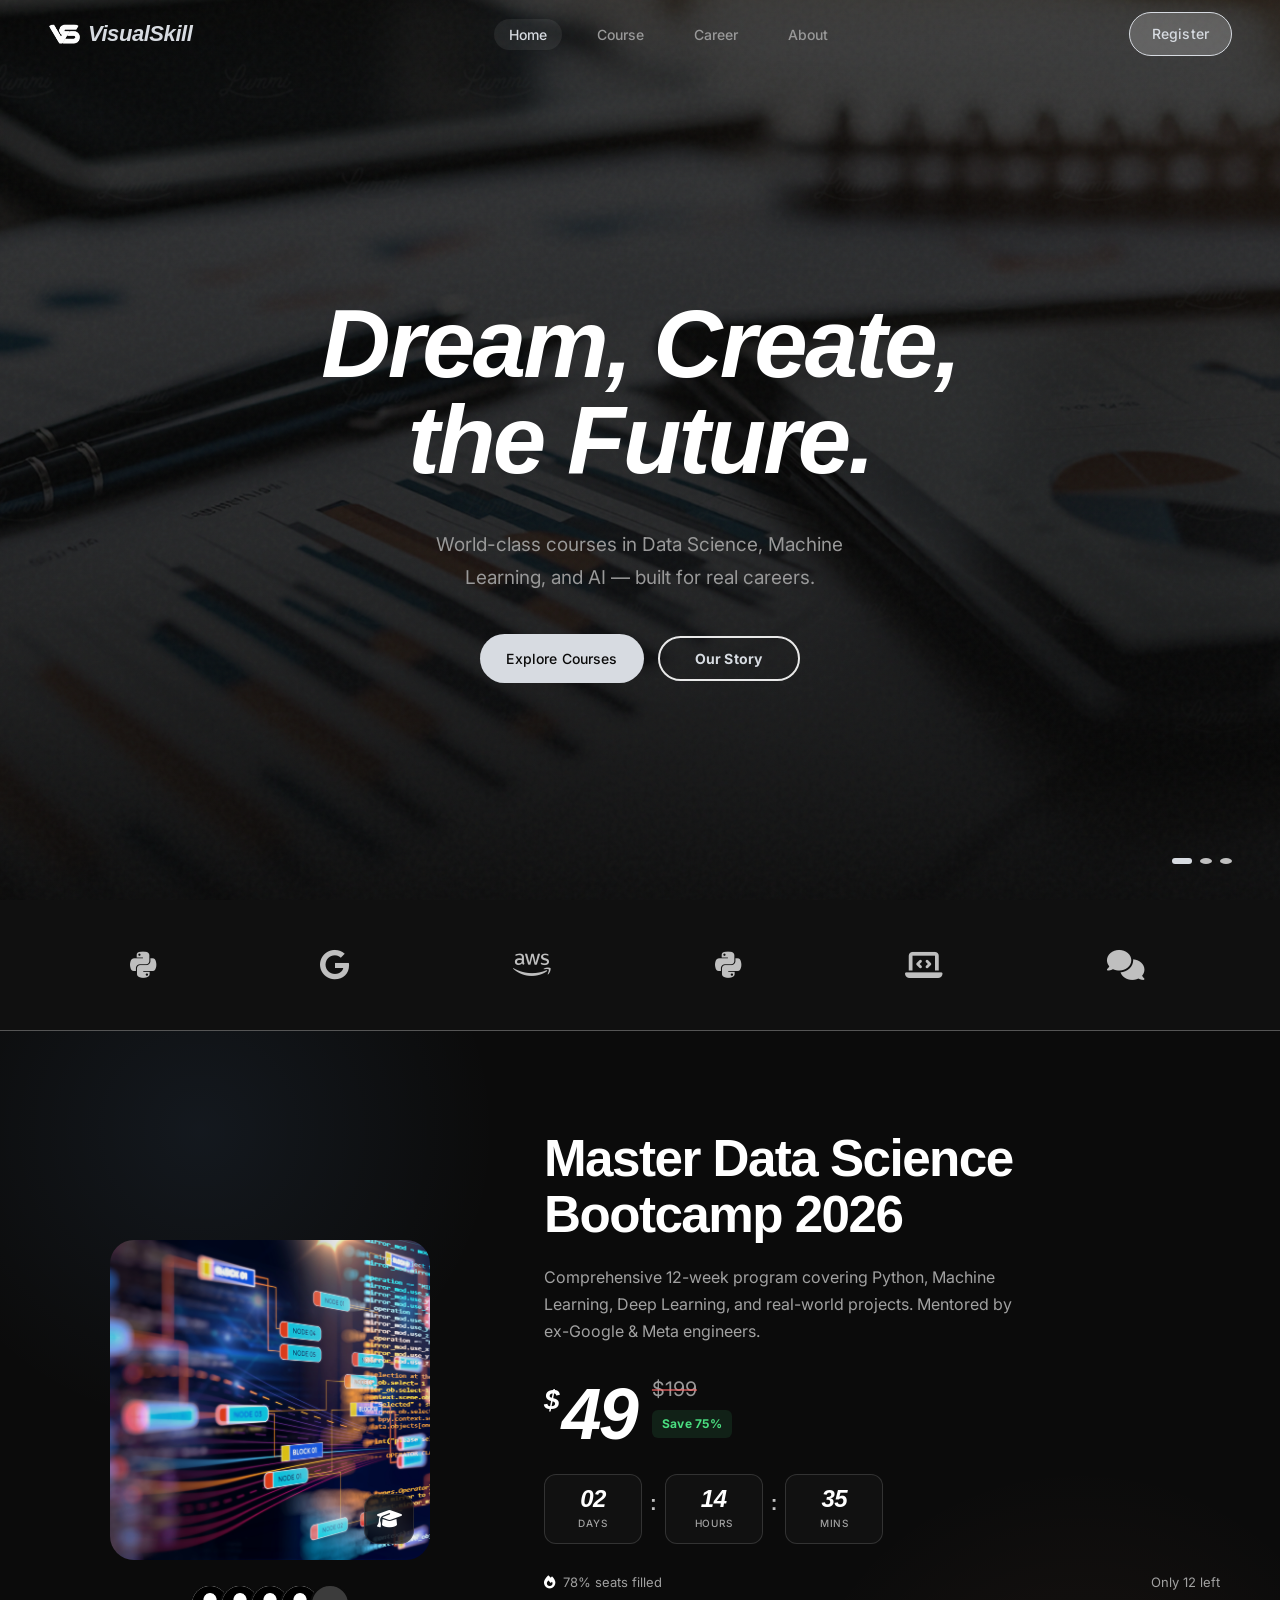
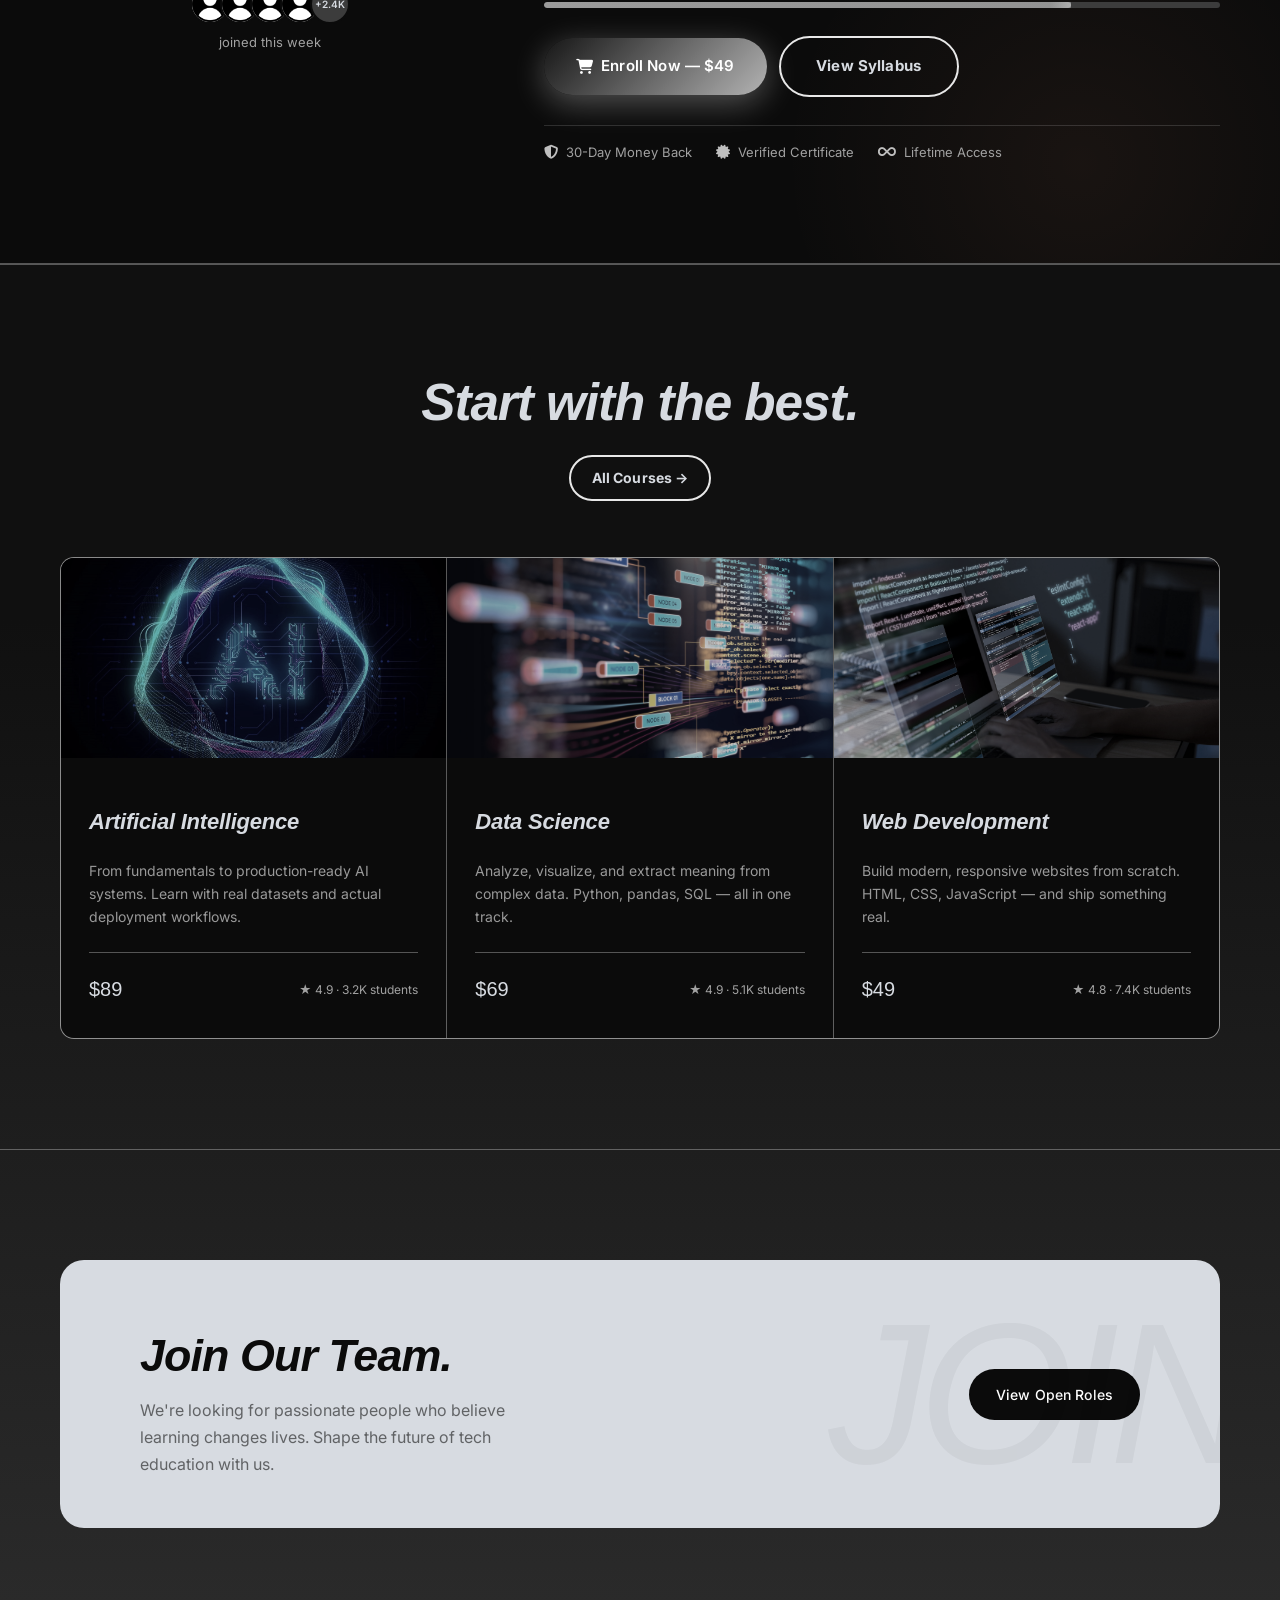
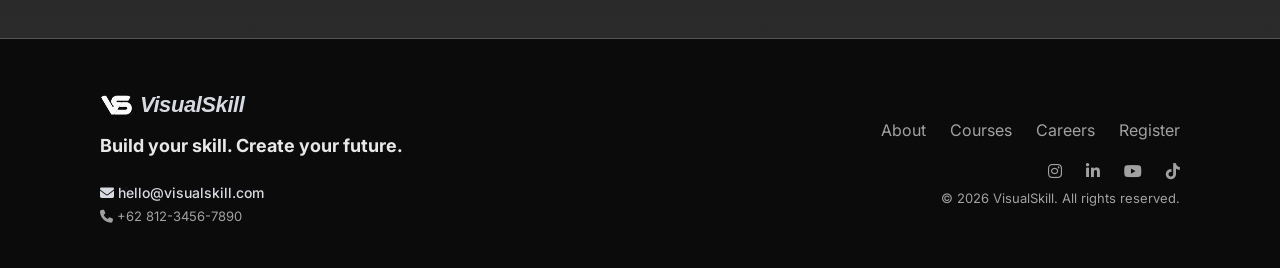
<file: index.html>
<!DOCTYPE html>
<html lang="en">

<head>
    <meta charset="UTF-8">
    <meta name="viewport" content="width=device-width, initial-scale=1.0">
    <meta name="description"
        content="VisualSkill — Learn Data Science, Machine Learning, and AI from industry experts.">
    <title>VisualSkill</title>
    <link rel="stylesheet" href="https://cdnjs.cloudflare.com/ajax/libs/font-awesome/6.5.1/css/all.min.css" />
    <link rel="stylesheet" href="css/global.css">
    <link rel="stylesheet" href="css/index.css">
    <link rel="stylesheet" href="css/promo.css">
    <link rel="stylesheet" href="css/course.css">
    <script src="js/script.js" defer></script>
    <link rel="icon" href="assets/icons/logo2.ico" type="image/png">
</head>

<body>
    <header>
        <nav class="navbar" id="navbar">
            <div class="wadahlogo">
                <div class="logowrap" onclick="window.location.href='index.html'" style="cursor: pointer;">
                    <img src="assets/icons/logo.png" alt="VisualSkill Logo" class="logo">
                    <h1 class="logo">VisualSkill</h1>
                </div>
            </div>


            <ul class="nav-links" id="navLinks">
                <li><a href="index.html">Home</a></li>
                <li><a href="course.html">Course</a></li>
                <li><a href="career.html">Career</a></li>
                <li><a href="about.html">About</a></li>
                <li class="nav-register-mobile">
                    <a href="register.html" class="btn btn-register">Register</a>
                </li>
            </ul>

            <div class="nav-register-desktop">
                <a href="register.html" class="btn btn-register">Register</a>
            </div>

            <button class="menu-button" onclick="toggleMenu()" aria-label="Toggle Menu">☰</button>
        </nav>
    </header>

    <section class="hero">
        <div class="hero-bg">
            <img src="assets/images/hero1.png" alt="Hero — Data Science" class="active">
            <img src="assets/images/hero2.png" alt="Hero — Machine Learning">
            <img src="assets/images/mlops.jpg" alt="Hero — Artificial Intelligence">
        </div>

        <div class="hero-content">
            <h1>Dream, Create,<br>the Future.</h1>
            <p>World-class courses in Data Science, Machine Learning, and AI — built for real careers.</p>
            <div class="hero-actions">
                <a href="course.html" class="btn">Explore Courses</a>
                <a href="about.html" class="btn btn-outline">Our Story</a>
            </div>
        </div>

        <div class="hero-dots">
            <button class="hero-dot active" aria-label="Slide 1"></button>
            <button class="hero-dot" aria-label="Slide 2"></button>
            <button class="hero-dot" aria-label="Slide 3"></button>
        </div>
    </section>

    <section class="trail-section">
        <section class="trail-track">
            <span class="trail-item"><i class="fa-brands fa-python"></i></span>
            <span class="trail-item"><i class="fa-brands fa-google"></i></span>
            <span class="trail-item"><i class="fa-brands fa-aws"></i></span>
            <span class="trail-item"><i class="fa-brands fa-python"></i></span>
            <span class="trail-item"><i class="fa-solid fa-laptop-code"></i></span>
            <span class="trail-item"><i class="fa-solid fa-comments"></i></span>
            <span class="trail-item"><i class="fa-solid fa-apple"></i></span>
            <span class="trail-item"><i class="fa-brands fa-google"></i></span>
            <span class="trail-item"><i class="fa-solid fa-database"></i></span>
            <span class="trail-item"><i class="fa-solid fa-cloud"></i></span>
            <span class="trail-item"><i class="fa-brands fa-amazon"></i></span>
            <span class="trail-item"><i class="fa-brands fa-microsoft"></i></span>
            <span class="trail-item"><i class="fa-brands fa-android"></i></span>
            <span class="trail-item"><i class="fa-solid fa-laptop-code"></i></span>
            <span class="trail-item"><i class="fa-solid fa-comments"></i></span>
            <span class="trail-item"><i class="fa-solid fa-cogs"></i></span>
            <span class="trail-item"><i class="fa-brands fa-python"></i></span>
            <span class="trail-item"><i class="fa-solid fa-database"></i></span>
            <span class="trail-item"><i class="fa-solid fa-cloud"></i></span>
        </section>
    </section>

    <section class="promo-section reveal" id="promoSection">
        <div class="promo-glow"></div>
        <div class="promo-glow promo-glow-2"></div>

        <div class="container">
            <div class="promo-inner">

                <div class="promo-visual">
                    <div class="promo-image-wrap">
                        <img src="assets/images/ds.jpg" alt="Data Science Bootcamp" class="promo-image">
                        <div class="promo-image-overlay">
                            <i class="fa-solid fa-graduation-cap"></i>
                        </div>
                    </div>
                    <div class="promo-students">
                        <div class="promo-avatars">
                            <img src="assets/images/profile.png" alt="Student">
                            <img src="assets/images/profile.png" alt="Student">
                            <img src="assets/images/profile.png" alt="Student">
                            <img src="assets/images/profile.png" alt="Student">
                            <div class="promo-avatars-more">+2.4K</div>
                        </div>
                        <p>joined this week</p>
                    </div>
                </div>

                <div class="promo-content">
                    <h2 class="promo-title">
                        Master Data Science<br>
                        Bootcamp 2026
                    </h2>

                    <p class="promo-desc">
                        Comprehensive 12-week program covering Python, Machine Learning, 
                        Deep Learning, and real-world projects. Mentored by ex-Google & Meta engineers.
                    </p>

                    <!-- Price Block -->
                    <div class="promo-price-block">
                        <div class="promo-price-current">
                            <span class="promo-currency">$</span>
                            <span class="promo-amount" id="promoAmount">49</span>
                        </div>
                        <div class="promo-price-original">
                            <span class="promo-strike">$199</span>
                            <span class="promo-save">Save 75%</span>
                        </div>
                    </div>

                    <!-- timer -->
                    <div class="promo-countdown" id="promoCountdown">
                        <div class="countdown-item">
                            <span class="countdown-num">02</span>
                            <span class="countdown-label">Days</span>
                        </div>
                        <div class="countdown-sep">:</div>
                        <div class="countdown-item">
                            <span class="countdown-num">14</span>
                            <span class="countdown-label">Hours</span>
                        </div>
                        <div class="countdown-sep">:</div>
                        <div class="countdown-item">
                            <span class="countdown-num">35</span>
                            <span class="countdown-label">Mins</span>
                        </div>
                    </div>

                    <div class="promo-progress">
                        <div class="promo-progress-label">
                            <span><i class="fa-solid fa-fire"></i> 78% seats filled</span>
                            <span>Only 12 left</span>
                        </div>
                        <div class="promo-progress-bar">
                            <div class="promo-progress-fill" style="width: 78%"></div>
                        </div>
                    </div>

                    <div class="promo-actions">
                        <a href="register.html" class="btn promo-btn-primary">
                            <i class="fa-solid fa-cart-shopping"></i>
                            Enroll Now — $49
                        </a>
                        <a href="course.html" class="btn btn-outline promo-btn-secondary">
                            View Syllabus
                        </a>
                    </div>

                    <div class="promo-trust">
                        <div class="promo-trust-item">
                            <i class="fa-solid fa-shield-halved"></i>
                            <span>30-Day Money Back</span>
                        </div>
                        <div class="promo-trust-item">
                            <i class="fa-solid fa-certificate"></i>
                            <span>Verified Certificate</span>
                        </div>
                        <div class="promo-trust-item">
                            <i class="fa-solid fa-infinity"></i>
                            <span>Lifetime Access</span>
                        </div>
                    </div>
                </div>
            </div>
        </div>
    </section>

    <article class="courses reveal">
        <section class="container">
            <div class="courses-header">
                <div>
                    <h2>Start with the best.</h2>
                </div>
                <a href="course.html" class="btn btn-outline">All Courses →</a>
            </div>

            <div class="course-container">

                <article class="course-card">
                    <img src="assets/images/ai.jpg" alt="Artificial Intelligence course thumbnail">
                    <div class="course-card-body">
                        <h3>Artificial Intelligence</h3>
                        <p>From fundamentals to production-ready AI systems. Learn with real datasets and actual
                            deployment workflows.</p>
                        <div class="course-card-footer">
                            <span class="course-price">$89</span>
                            <span class="course-students">★ 4.9 · 3.2K students</span>
                        </div>
                    </div>
                </article>

                <article class="course-card">
                    <img src="assets/images/ds.jpg" alt="Data Science course thumbnail">
                    <div class="course-card-body">
                        <h3>Data Science</h3>
                        <p>Analyze, visualize, and extract meaning from complex data. Python, pandas, SQL — all in one
                            track.</p>
                        <div class="course-card-footer">
                            <span class="course-price">$69</span>
                            <span class="course-students">★ 4.9 · 5.1K students</span>
                        </div>
                    </div>
                </article>

                <article class="course-card">
                    <img src="assets/images/web.jpg" alt="Web Development course thumbnail">
                    <div class="course-card-body">
                        <h3>Web Development</h3>
                        <p>Build modern, responsive websites from scratch. HTML, CSS, JavaScript — and ship something
                            real.</p>
                        <div class="course-card-footer">
                            <span class="course-price">$49</span>
                            <span class="course-students">★ 4.8 · 7.4K students</span>
                        </div>
                    </div>
                </article>

            </div>
        </section>
    </article>

    <section class="career reveal">
        <div class="container">
            <article class="career-inner">
                <div class="career-text">
                    <h2>Join Our Team.</h2>
                    <p>We're looking for passionate people who believe learning changes lives. Shape the future of tech
                        education with us.</p>
                </div>
                <div class="career-cta">
                    <a href="career.html" class="btn btn-dark">View Open Roles</a>
                </div>
            </article>
        </div>
    </section>


    <footer>
        <div class="footer-brand">
            <div class="wadahlogo">
                <div class="logowrap" onclick="window.location.href='index.html'" style="cursor: pointer;">
                    <img src="assets/icons/logo.png" alt="VisualSkill Logo" class="logo">
                    <h1 class="logo">VisualSkill</h1>
                </div>
            </div>

            <p class="tagline">
                Build your skill. Create your future.
            </p>

            <div class="footer-contact">
                <p>
                    <i class="fa-solid fa-envelope"></i>
                    hello@visualskill.com
                </p>

                <p>
                    <i class="fa-solid fa-phone"></i>
                    +62 812-3456-7890
                </p>
            </div>
        </div>

        <div class="footer-right">
            <div class="footer-links">
                <a href="about.html">About</a>
                <a href="course.html">Courses</a>
                <a href="career.html">Careers</a>
                <a href="register.html">Register</a>
            </div>

            <div class="footer-socials">
                <a href="#">
                    <i class="fa-brands fa-instagram"></i>
                </a>

                <a href="#">
                    <i class="fa-brands fa-linkedin-in"></i>
                </a>

                <a href="#">
                    <i class="fa-brands fa-youtube"></i>
                </a>

                <a href="#">
                    <i class="fa-brands fa-tiktok"></i>
                </a>
            </div>

            <p class="copyright">
                &copy; 2026 VisualSkill. All rights reserved.
            </p>
        </div>
    </footer>

</body>

</html>
</file>
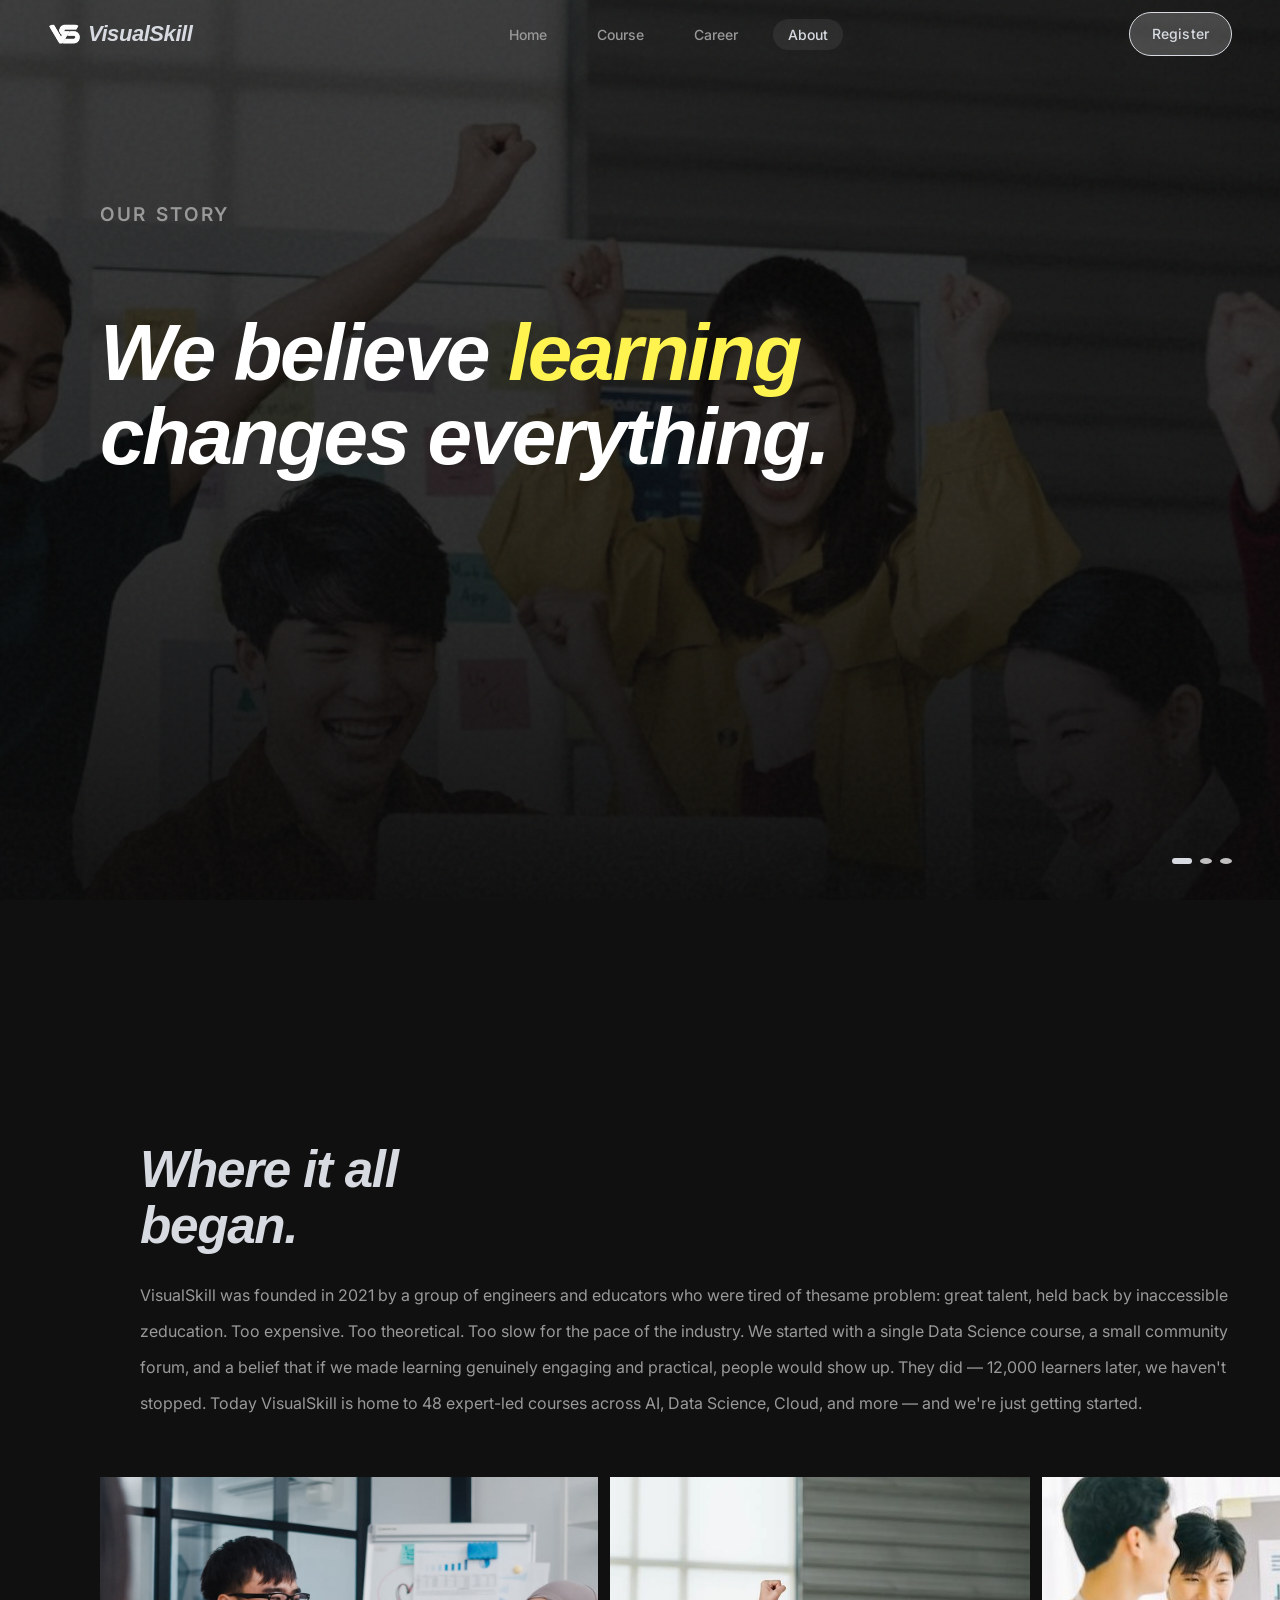
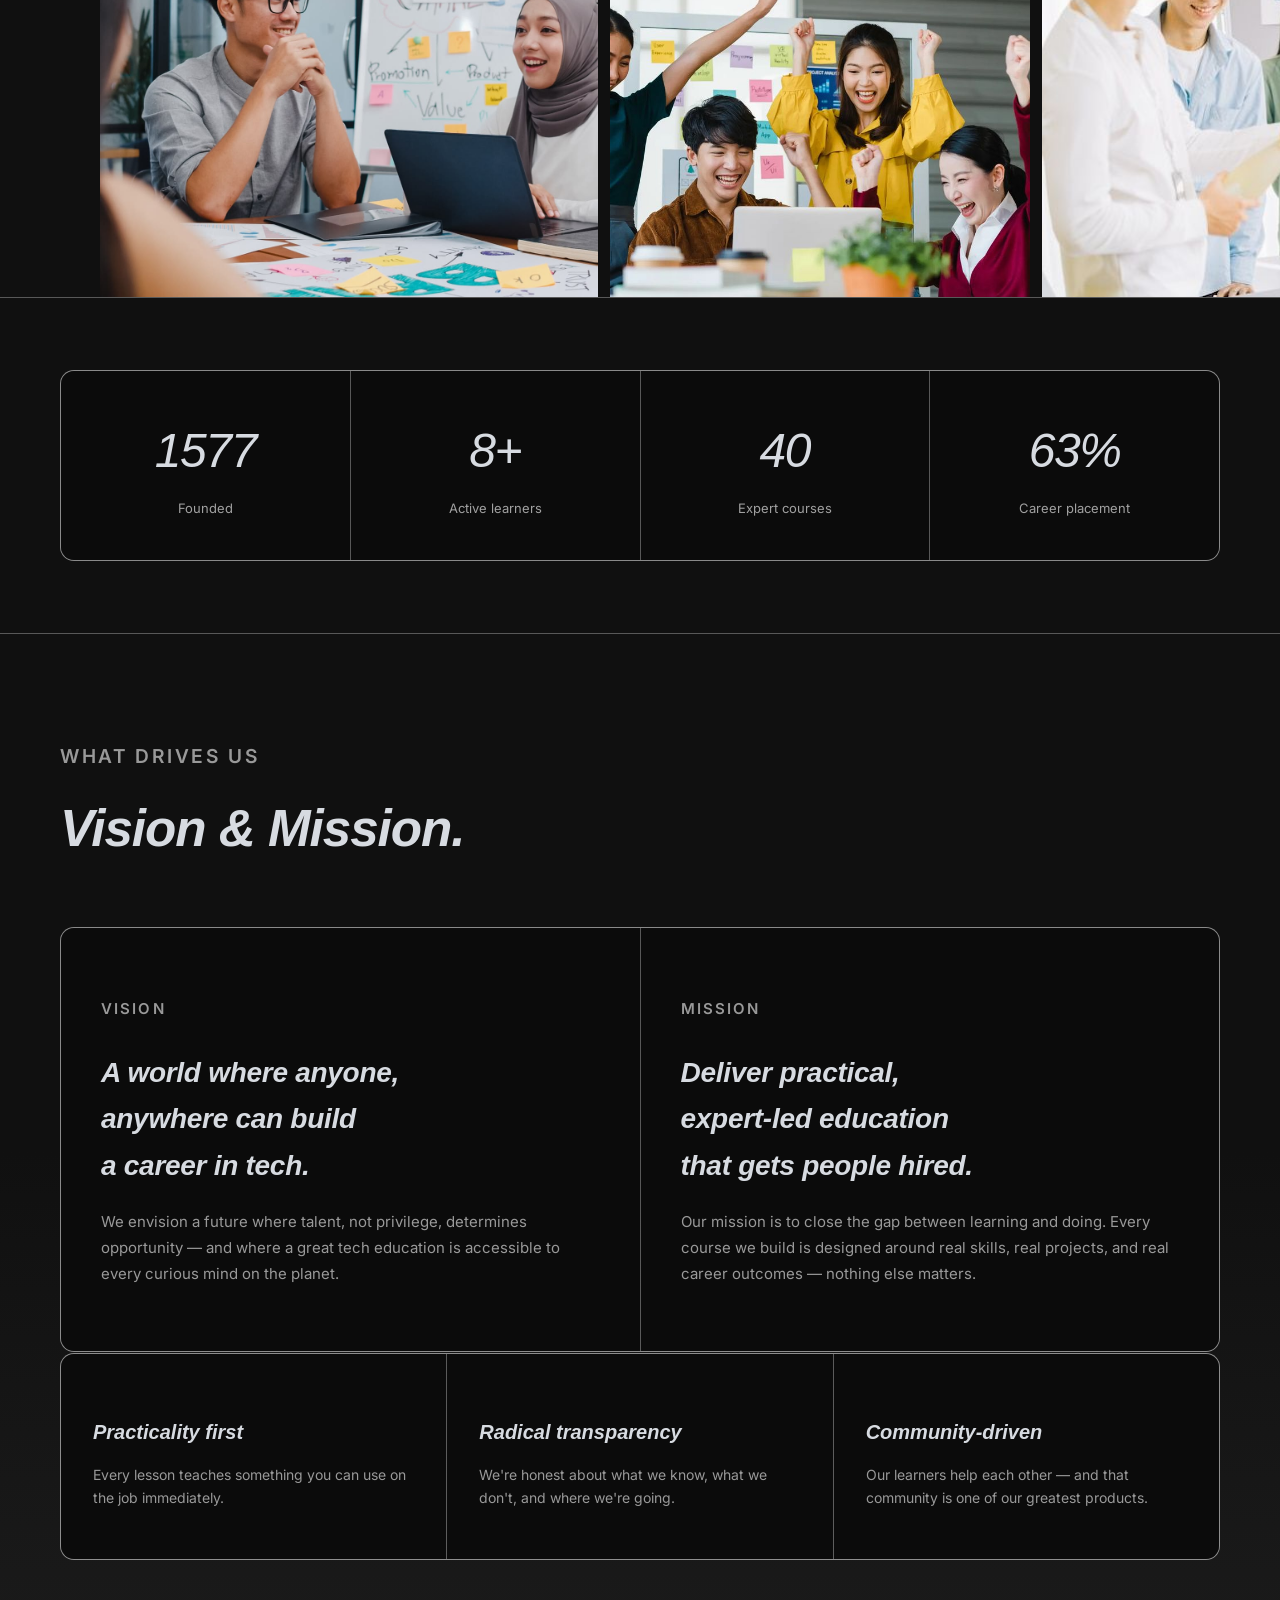
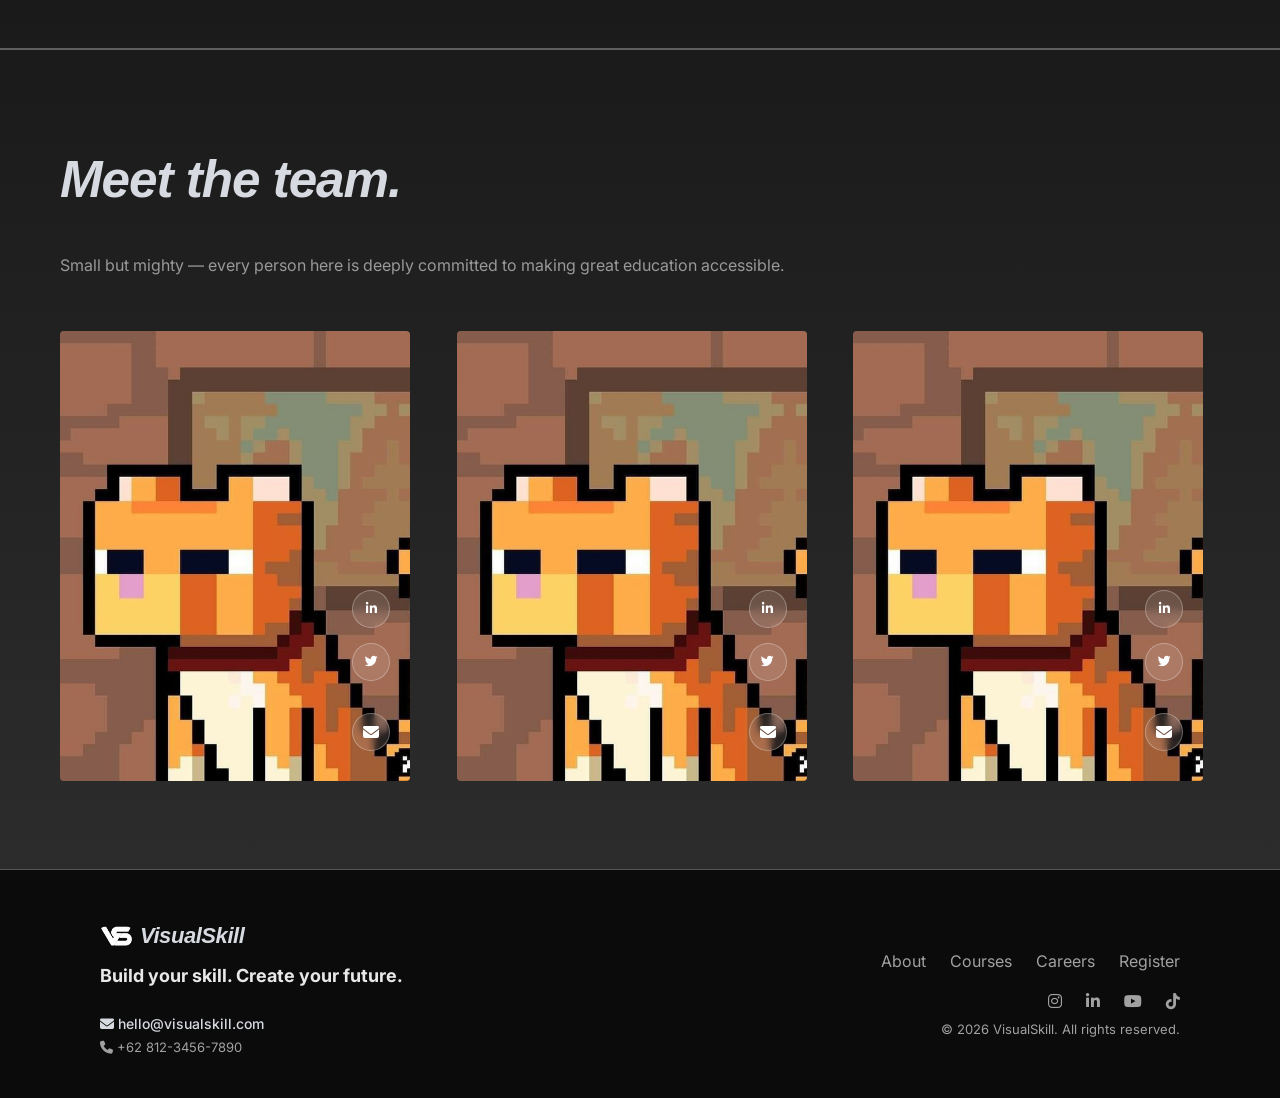
<file: about.html>
<!DOCTYPE html>
<html lang="en">

<head>
    <meta charset="UTF-8">
    <meta name="viewport" content="width=device-width, initial-scale=1.0">
    <meta name="description"
        content="About VisualSkill — Our story, vision, mission, and the team behind the platform.">
    <title>About Us — VisualSkill</title>
    <link rel="stylesheet" href="css/global.css">
    <link rel="stylesheet" href="css/about.css">
    <link rel="stylesheet" href="https://cdnjs.cloudflare.com/ajax/libs/font-awesome/6.5.1/css/all.min.css" />
    <script src="js/script.js" defer></script>
    <link rel="icon" href="assets/icons/logo2.ico" type="image/png">
</head>

<body class="page-enter">
    <header>
        <nav class="navbar" id="navbar">
            <div class="wadahlogo">
                <div class="logowrap" onclick="window.location.href='index.html'" style="cursor: pointer;">
                    <img src="assets/icons/logo.png" alt="VisualSkill Logo" class="logo">
                    <h1 class="logo">VisualSkill</h1>
                </div>
            </div>


            <ul class="nav-links" id="navLinks">
                <li><a href="index.html">Home</a></li>
                <li><a href="course.html">Course</a></li>
                <li><a href="career.html">Career</a></li>
                <li><a href="about.html">About</a></li>
                <li class="nav-register-mobile">
                    <a href="register.html" class="btn btn-register">Register</a>
                </li>
            </ul>

            <div class="nav-register-desktop">
                <a href="register.html" class="btn btn-register">Register</a>
            </div>

            <button class="menu-button" onclick="toggleMenu()" aria-label="Toggle Menu">☰</button>
        </nav>
    </header>

    <main>
        <section class="hero">
            <div class="hero-bg">
                <img src="assets/images/startup2.jpg" alt="Startup1" class="active">
                <img src="assets/images/startup3.jpg" alt="Startup2">
                <img src="assets/images/startup4.jpg" alt="Startup3">
            </div>


            <section class="page-hero reveal" style="border-bottom: none; padding-bottom: 0;">
                <div class="container">
                    <p class="section-label">Our Story</p>
                    <h1>We believe <span class="typing-wrapper">
                            <span class="typing-text" id="typing"></span>
                            <span class="typing-cursor"></span>
                        </span><br><em>changes everything.</em></h1>
                </div>
            </section>


            <div class="hero-dots">
                <button class="hero-dot active" aria-label="Slide 1"></button>
                <button class="hero-dot" aria-label="Slide 2"></button>
                <button class="hero-dot" aria-label="Slide 3"></button>
            </div>
        </section>

        <section class="sliderbaru reveal" style="padding-left: 100px; ">
            <div class="container">
                <h1>Where it all<br><em>began.</em></h1>
                <p>VisualSkill was founded in 2021 by a group of engineers and educators who were tired of thesame
                    problem: great talent, held back by inaccessible zeducation. Too expensive. Too theoretical. Too
                    slow for the pace of the industry. We started with a single Data Science course, a small community
                    forum, and a belief that if we made learning genuinely engaging and practical, people would show up.
                    They did — 12,000 learners later, we haven't stopped. Today VisualSkill is home to 48 expert-led
                    courses across AI, Data Science, Cloud, and more — and we're just getting started.</p>

            </div>

            <div class="img-slider-wrap reveal" id="sliderWrap">
                <div class="img-slider-track" id="sliderTrack">
                    <img src="assets/images/startup1.jpg" alt="">
                    <img src="assets/images/startup2.jpg" alt="">
                    <img src="assets/images/startup3.jpg" alt="">
                </div>
            </div>
        </section>

        <section class="stats-section reveal">
            <div class="container">
                <section class="stats-grid">
                    <div class="stats-item">
                        <div class="stats-number">2021</div>
                        <div class="stats-label">Founded</div>
                    </div>
                    <div class="stats-item">
                        <div class="stats-number">12K+</div>
                        <div class="stats-label">Active learners</div>
                    </div>
                    <div class="stats-item">
                        <div class="stats-number">48</div>
                        <div class="stats-label">Expert courses</div>
                    </div>
                    <div class="stats-item">
                        <div class="stats-number">94%</div>
                        <div class="stats-label">Career placement</div>
                    </div>
                </section>
            </div>
        </section>

        <section class="vm-section reveal">
            <div class="container">
                <p class="section-label" style="font-size: larger;">What drives us</p>
                <h2>Vision & Mission.</h2>

                <article class="vm-grid">
                    <div class="vm-card">
                        <p class="section-label">Vision</p>
                        <h3>A world where anyone,<br>anywhere can build<br><em>a career in tech.</em></h3>
                        <p>We envision a future where talent, not privilege, determines
                            opportunity — and where a great tech education is accessible to every curious mind on the
                            planet.</p>
                    </div>
                    <div class="vm-card">
                        <p class="section-label">Mission</p>
                        <h3>Deliver practical,<br>expert-led education<br><em>that gets people hired.</em></h3>
                        <p>Our mission is to close the gap between learning and doing. Every
                            course we build is designed around real skills, real projects, and real career outcomes —
                            nothing else matters.</p>
                    </div>
                </article>

                <article class="vm-values">
                    <div class="vm-card">
                        <h4>Practicality first</h4>
                        <p>Every lesson teaches something you can use on the job immediately.</p>
                    </div>
                    <div class="vm-card">
                        <h4>Radical transparency</h4>
                        <p>We're honest about what we know, what we don't, and where we're going.</p>
                    </div>
                    <div class="vm-card">
                        <h4>Community-driven</h4>
                        <p>Our learners help each other — and that community is one of our greatest products.</p>
                    </div>
                </article>
            </div>
        </section>

        <section class="team-section reveal">
            <div class="container">
                <h2>Meet the team.</h2>
                <p>Small but mighty — every person here is deeply committed to making great education accessible.</p>

                <section class="team-grid">
                    <div class="team-card">
                        <img src="assets/images/profileteam.jpg"
                            alt="Daffa Akmal">
                        <div class="gradient-overlay">
                            <div class="member-info">
                                <h3 class="member-name">Daffa Akmal Nafi</h3>
                                <p class="member-role">Co-Founder & CEO</p>
                                <p class="member-location"><i class="fa-solid fa-map-marker-alt"></i> East Java, Indonesia</p>
                            </div>
                        </div>
                        <div class="social-links">
                            <a href="#" aria-label="LinkedIn"><i class="fa-brands fa-linkedin-in"></i></a>
                            <a href="#" aria-label="Twitter"><i class="fa-brands fa-twitter"></i></a>
                        </div>
                        <a href="#" class="contact-btn" aria-label="Contact"><i class="fa-solid fa-envelope"></i></a>
                    </div>

                    <!-- Card 2 -->
                    <div class="team-card">
                        <img src="assets/images/profileteam.jpg"
                            alt="Vin Centong">
                        <div class="gradient-overlay">
                            <div class="member-info">
                                <h3 class="member-name">Vin Centong</h3>
                                <p class="member-role">Managing Director</p>
                                <p class="member-location"><i class="fa-solid fa-map-marker-alt"></i> West Java, Indonesia</p>
                            </div>
                        </div>
                        <div class="social-links">
                            <a href="#" aria-label="LinkedIn"><i class="fa-brands fa-linkedin-in"></i></a>
                            <a href="#" aria-label="Twitter"><i class="fa-brands fa-twitter"></i></a>
                        </div>
                        <a href="#" class="contact-btn" aria-label="Contact"><i class="fa-solid fa-envelope"></i></a>
                    </div>

                    <!-- Card 3 -->
                    <div class="team-card">
                        <img src="assets/images/profileteam.jpg"
                            alt="Manuel Permana">
                        <div class="gradient-overlay">
                            <div class="member-info">
                                <h3 class="member-name">Manuel Permana</h3>
                                <p class="member-role">Business Development</p>
                                <p class="member-location"><i class="fa-solid fa-map-marker-alt"></i> West Sumatra, Indonesia</p>
                            </div>
                        </div>
                        <div class="social-links">
                            <a href="#" aria-label="LinkedIn"><i class="fa-brands fa-linkedin-in"></i></a>
                            <a href="#" aria-label="Twitter"><i class="fa-brands fa-twitter"></i></a>
                        </div>
                        <a href="#" class="contact-btn" aria-label="Contact"><i class="fa-solid fa-envelope"></i></a>
                    </div>
                </section>

                
            </div>
        </section>

    </main>

    <footer>
        <div class="footer-brand">
            <div class="wadahlogo">
                <div class="logowrap" onclick="window.location.href='index.html'" style="cursor: pointer;">
                    <img src="assets/icons/logo.png" alt="VisualSkill Logo" class="logo">
                    <h1 class="logo">VisualSkill</h1>
                </div>
            </div>

            <p class="tagline">
                Build your skill. Create your future.
            </p>

            <div class="footer-contact">
                <p>
                    <i class="fa-solid fa-envelope"></i>
                    hello@visualskill.com
                </p>

                <p>
                    <i class="fa-solid fa-phone"></i>
                    +62 812-3456-7890
                </p>
            </div>
        </div>

        <div class="footer-right">
            <div class="footer-links">
                <a href="about.html">About</a>
                <a href="course.html">Courses</a>
                <a href="career.html">Careers</a>
                <a href="register.html">Register</a>
            </div>

            <div class="footer-socials">
                <a href="#">
                    <i class="fa-brands fa-instagram"></i>
                </a>

                <a href="#">
                    <i class="fa-brands fa-linkedin-in"></i>
                </a>

                <a href="#">
                    <i class="fa-brands fa-youtube"></i>
                </a>

                <a href="#">
                    <i class="fa-brands fa-tiktok"></i>
                </a>
            </div>

            <p class="copyright">
                &copy; 2026 VisualSkill. All rights reserved.
            </p>
        </div>
    </footer>

</body>

</html>
</file>
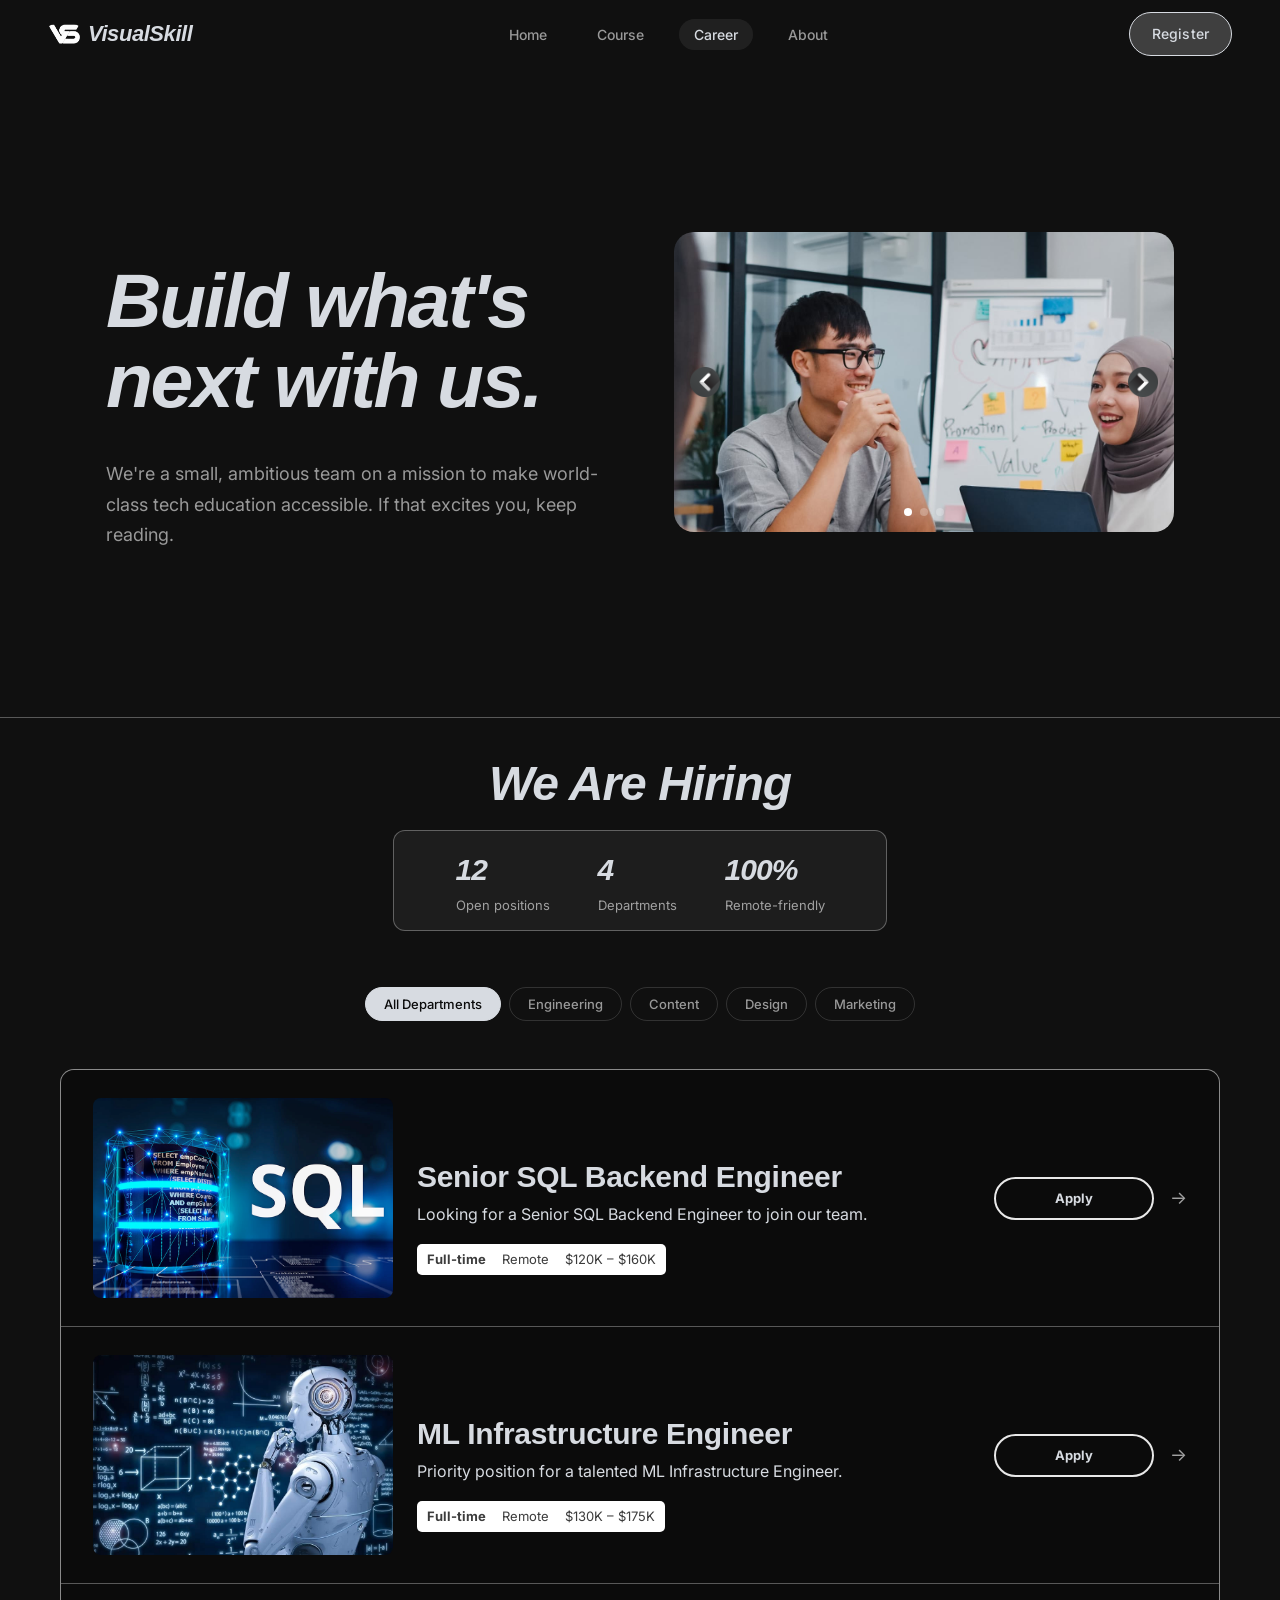
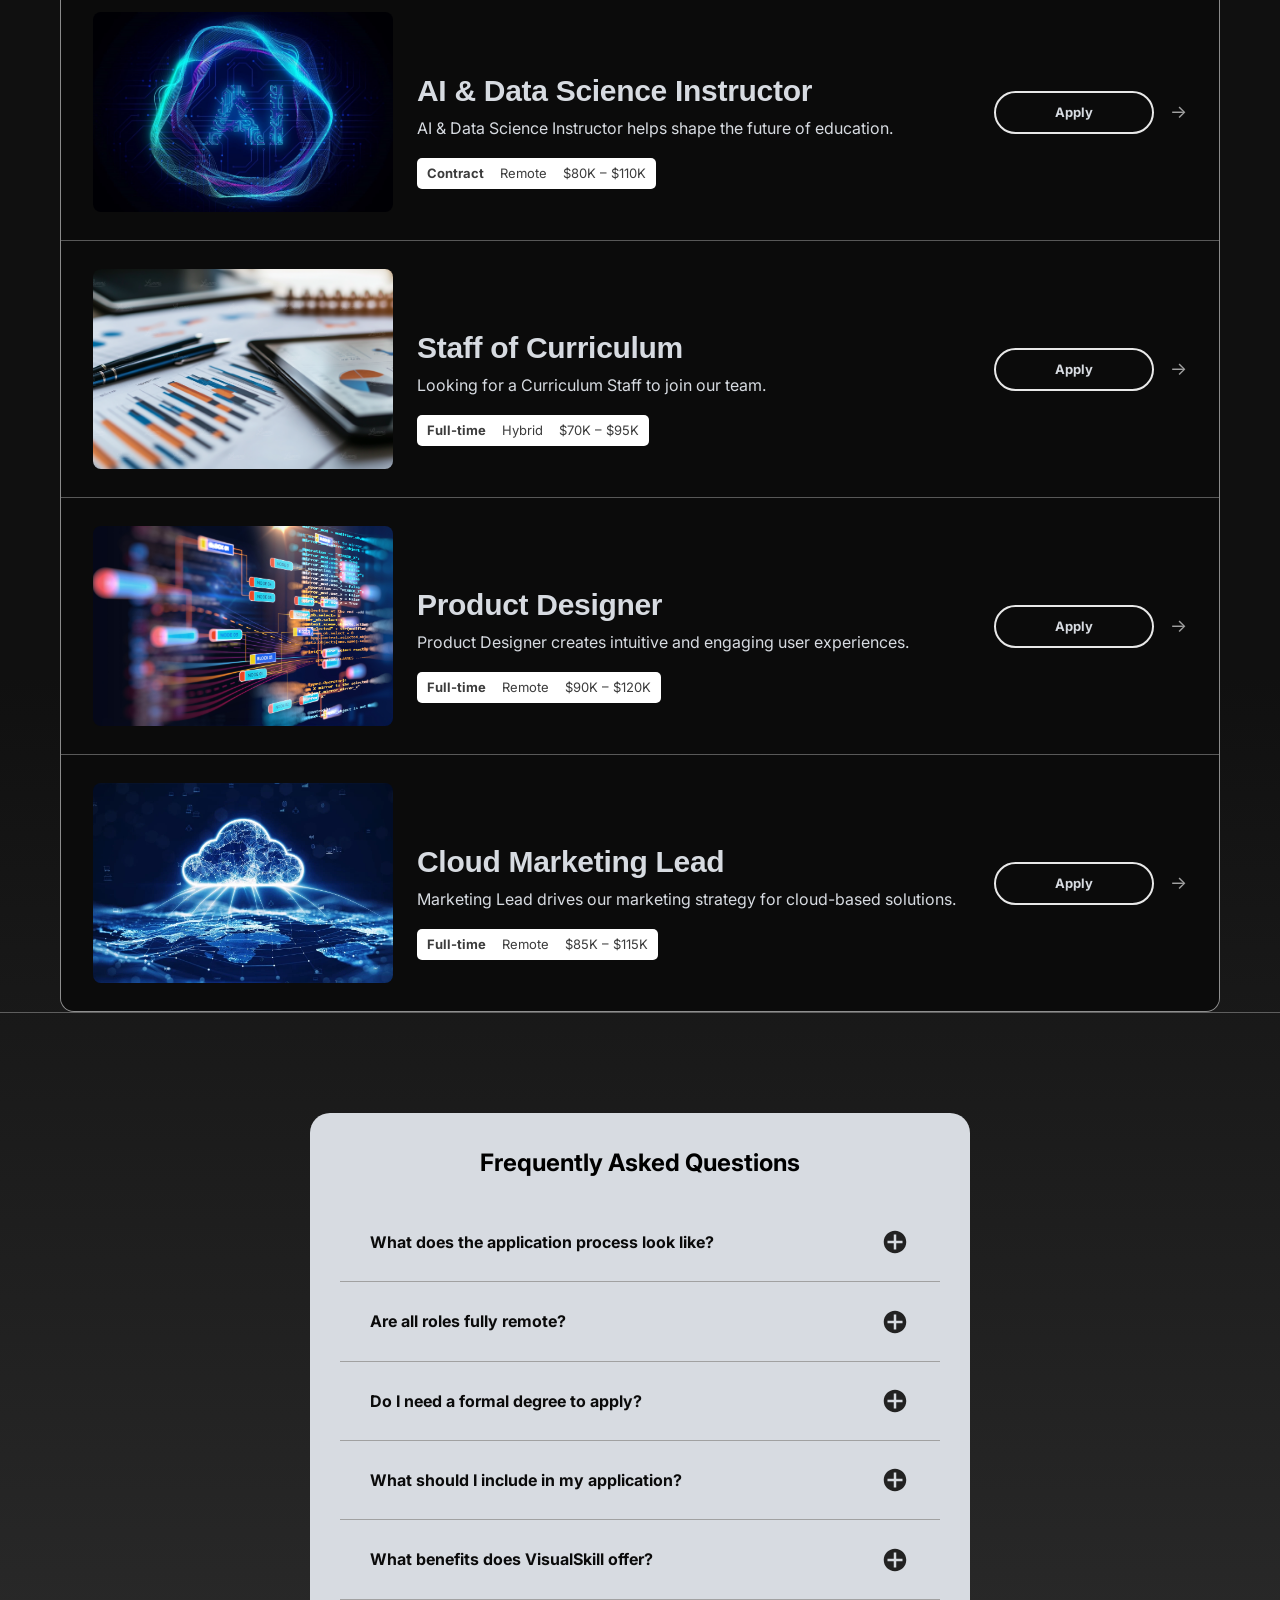
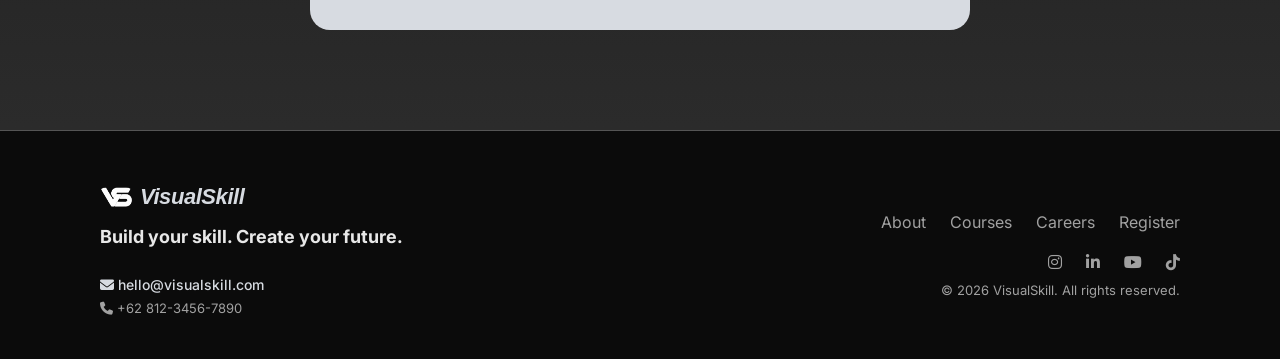
<file: career.html>
<!DOCTYPE html>
<html lang="en">

<head>
    <meta charset="UTF-8">
    <meta name="viewport" content="width=device-width, initial-scale=1.0">
    <meta name="description" content="VisualSkill Careers — Join our team and shape the future of tech education.">
    <title>Careers — VisualSkill</title>
    <link rel="stylesheet" href="css/global.css">
    <link rel="stylesheet" href="css/career.css">
    <link rel="stylesheet" href="https://cdnjs.cloudflare.com/ajax/libs/font-awesome/6.5.1/css/all.min.css" />
    <script src="js/script.js" defer></script>
    <link rel="icon" href="assets/icons/logo2.ico" type="image/png">
</head>

<body class="page-enter">

    <header>
        <nav class="navbar" id="navbar">
            <div class="wadahlogo">
                <div class="logowrap" onclick="window.location.href='index.html'" style="cursor: pointer;">
                    <img src="assets/icons/logo.png" alt="VisualSkill Logo" class="logo">
                    <h1 class="logo">VisualSkill</h1>
                </div>
            </div>


            <ul class="nav-links" id="navLinks">
                <li><a href="index.html">Home</a></li>
                <li><a href="course.html">Course</a></li>
                <li><a href="career.html">Career</a></li>
                <li><a href="about.html">About</a></li>
                <li class="nav-register-mobile">
                    <a href="register.html" class="btn btn-register">Register</a>
                </li>
            </ul>

            <div class="nav-register-desktop">
                <a href="register.html" class="btn btn-register">Register</a>
            </div>

            <button class="menu-button" onclick="toggleMenu()" aria-label="Toggle Menu">☰</button>
        </nav>
    </header>

    <main>
        <section class="page-hero reveal" style="display: flex; flex-direction: column; align-items: center;">
            <div class="herodivider">
                <div class="container2">
                    <h1>Build what's<br><em>next with us.</em></h1>
                    <p>We're a small, ambitious team on a mission to make world-class tech education accessible. If that
                        excites you, keep reading.</p>
                </div>

                <div class="carousel">
                    <div class="carousel_inner">
                        <div class="carousel_item carousel_item__active">
                            <img src="assets/images/startup1.jpg" alt="" class="carousel_img">
                        </div>
                        <div class="carousel_item">
                            <img src="assets/images/startup3.jpg" alt="" class="carousel_img">
                        </div>
                        <div class="carousel_item">
                            <img src="assets/images/startup4.jpg" alt="" class="carousel_img">
                        </div>
                    </div>

                    <div class="carousel_indicator">
                        <button class="carousel_dot carousel_dot__active"></button>
                        <button class="carousel_dot"></button>
                        <button class="carousel_dot"></button>
                    </div>

                    <div class="carousel_control">
                        <button class="carousel_button carousel_button__prev">
                            <img src="assets/icons/leftcev.png" style="width: 30px; height: 30px;"></img>
                        </button>
                        <button class="carousel_button carousel_button__next">
                            <img src="assets/icons/cev.png" style="width: 30px; height: 30px;"></img>
                        </button>
                    </div>
                </div>
            </div>
        </section>

        <section class="jobs-section">
            <div class="container">
                <h1 class="sectionkerja">We Are Hiring</h1>
                
                <div style="display: flex; flex-direction: column; align-items: center;">
                    <section class="statssection">
                    <article class="statitem">
                        <h1 class="statnumber">12</h1>
                        <div class="statlabel">Open positions</div>
                    </article>

                    <article class="statitem">
                        <h1 class="statnumber">4</h1>
                        <div class="statlabel">Departments</div>
                    </article>

                    <article class="statitem">
                        <h1 class="statnumber">100%</h1>
                        <div class="statlabel">Remote-friendly</div>
                    </article>
                </section>
                </div>

                <div class="jobs-filter">
                    <button class="filter-btn active" data-filter="all">All Departments</button>
                    <button class="filter-btn" data-filter="engineering">Engineering</button>
                    <button class="filter-btn" data-filter="content">Content</button>
                    <button class="filter-btn" data-filter="design">Design</button>
                    <button class="filter-btn" data-filter="marketing">Marketing</button>
                </div>

                <section class="jobs-list reveal">
                    <article class="job-item" data-dept="engineering">
                        <img src="assets/images/sql.jpg" alt="Engineering Icon" class="imagepekerjaan">
                        <div class="job-left">
                            <!-- <p class="job-dept">Engineering</p> -->
                            <h3 class="job-title" style="margin-bottom: 0;">Senior SQL Backend Engineer</h3>
                            <p style="margin-top: 0;">Looking for a Senior SQL Backend Engineer to join our team.</p>
                            <div class="job-meta">
                                <span><b>Full-time</b></span>
                                <span>Remote</span>
                                <span>$120K – $160K</span>
                            </div>
                        </div>
                        <div class="job-right">
                            <a href="register.html" class="btn btn-outline"
                                style="padding:9px 18px;font-size:13px;">Apply</a>
                            <span class="job-arrow">→</span>
                        </div>
                    </article>

                    <article class="job-item" data-dept="engineering">
                        <img src="assets/images/ml.jpg" alt="Engineering Icon" class="imagepekerjaan">
                        <div class="job-left">
                            <!-- <p class="job-dept">Engineering</p> -->
                            <h3 class="job-title" style="margin-bottom: 0;">ML Infrastructure Engineer</h3>
                            <p style="margin-top: 0;">Priority position for a talented ML Infrastructure Engineer.</p>
                            <div class="job-meta">
                                <span><b>Full-time</b></span>
                                <span>Remote</span>
                                <span>$130K – $175K</span>
                            </div>
                        </div>
                        <div class="job-right">
                            <a href="register.html" class="btn btn-outline"
                                style="padding:9px 18px;font-size:13px;">Apply</a>
                            <span class="job-arrow">→</span>
                        </div>
                    </article>

                    <article class="job-item" data-dept="content">
                        <img src="assets/images/ai.jpg" alt="Content Icon" class="imagepekerjaan">
                        <div class="job-left">
                            <!-- <p class="job-dept">Content</p> -->
                            <h3 class="job-title" style="margin-bottom: 0;">AI & Data Science Instructor</h3>
                            <p style="margin-top: 0;">AI & Data Science Instructor helps shape the future of education.</p>
                            <div class="job-meta">
                                <span><b>Contract</b></span>
                                <span>Remote</span>
                                <span>$80K – $110K</span>
                            </div>
                        </div>
                        <div class="job-right">
                            <a href="register.html" class="btn btn-outline"
                                style="padding:9px 18px;font-size:13px;">Apply</a>
                            <span class="job-arrow">→</span>
                        </div>
                    </article>

                    <article class="job-item" data-dept="content">
                        <img src="assets/images/about.png" alt="Content Icon" class="imagepekerjaan">
                        <div class="job-left">
                            <!-- <p class="job-dept">Content</p> -->
                            <h3 class="job-title" style="margin-bottom: 0;">Staff of Curriculum</h3>
                            <p style="margin-top: 0;">Looking for a Curriculum Staff to join our team.</p>
                            <div class="job-meta">
                                <span><b>Full-time</b></span>
                                <span>Hybrid</span>
                                <span>$70K – $95K</span>
                            </div>
                        </div>
                        <div class="job-right">
                            <a href="register.html" class="btn btn-outline"
                                style="padding:9px 18px;font-size:13px;">Apply</a>
                            <span class="job-arrow">→</span>
                        </div>
                    </article>

                    <article class="job-item" data-dept="design">
                        <img src="assets/images/ds.jpg" alt="Design Icon" class="imagepekerjaan">
                        <div class="job-left">
                            <!-- <p class="job-dept">Design</p> -->
                            <h3 class="job-title" style="margin-bottom: 0;">Product Designer</h3>
                            <p style="margin-top: 0;">Product Designer creates intuitive and engaging user experiences.</p>
                            <div class="job-meta">
                                <span><b>Full-time</b></span>
                                <span>Remote</span>
                                <span>$90K – $120K</span>
                            </div>
                        </div>
                        <div class="job-right">
                            <a href="register.html" class="btn btn-outline"
                                style="padding:9px 18px;font-size:13px;">Apply</a>
                            <span class="job-arrow">→</span>
                        </div>
                    </article>

                    <article class="job-item" data-dept="marketing">
                        <img src="assets/images/cloud.jpg" alt="Marketing Icon" class="imagepekerjaan">
                        <div class="job-left">
                            <!-- <p class="job-dept">Marketing</p> -->
                            <h3 class="job-title" style="margin-bottom: 0;">Cloud Marketing Lead</h3>
                            <p style="margin-top: 0;">Marketing Lead drives our marketing strategy for cloud-based solutions.</p>
                            <div class="job-meta">
                                <span><b>Full-time</b></span>
                                <span>Remote</span>
                                <span>$85K – $115K</span>
                            </div>
                        </div>
                        <div class="job-right">
                            <a href="register.html" class="btn btn-outline"
                                style="padding:9px 18px;font-size:13px;">Apply</a>
                            <span class="job-arrow">→</span>
                        </div>
                    </article>

                </section>
            </div>
        </section>

        <section class="container-mainfaq reveal" style="margin-top: 100px; margin-bottom: 100px;">
            <div class="container">
                <h1 style="color: black; padding-bottom: 20px; margin: 0;">Frequently Asked Questions</h1>
            </div>

            <!-- FAQ -->
            <div class="faq">
                <div class="questions">
                    <p>What does the application process look like?</p>
                    <div class="icon-wrapper">
                        <img src="./assets/images/icon-plus.svg" alt="Open" class="inactive-icon" />
                        <img src="./assets/images/icon-minus.svg" alt="Close" class="active-icon" />
                    </div>
                </div>
                <div class="content-text">
                    <p>Our process is straightforward: an initial application review, a 30-minute intro call with our People team, a take-home task relevant to your role, and a final panel interview with the team. We aim to complete the process within 3 weeks and give feedback at every stage.
                    </p>
                </div>
            </div>

            <div class="faq">
                <div class="questions">
                    <p>Are all roles fully remote?</p>
                    <div class="icon-wrapper">
                        <img src="./assets/images/icon-plus.svg" alt="Open" class="inactive-icon" />
                        <img src="./assets/images/icon-minus.svg" alt="Close" class="active-icon" />
                    </div>
                </div>
                <div class="content-text">
                    <p>
                       Most of our roles are remote-first. Some positions are listed as Hybrid, which means
                            occasional visits to our Jakarta or Singapore offices. Each job listing specifies the work
                            arrangement clearly.
                    </p>
                </div>
            </div>

            <div class="faq">
                <div class="questions">
                    <p>Do I need a formal degree to apply?</p>
                    <div class="icon-wrapper">
                        <img src="./assets/images/icon-plus.svg" alt="Open" class="inactive-icon" />
                        <img src="./assets/images/icon-minus.svg" alt="Close" class="active-icon" />
                    </div>
                </div>
                <div class="content-text">
                    <p>
                        No. We evaluate candidates on skills, portfolio, and demonstrated ability — not degrees. We actively welcome people who are self-taught, graduates, or career changers. What matters is what you can do.
                    </p>
                </div>
            </div>

            <div class="faq">
                <div class="questions">
                    <p>What should I include in my application?</p>
                    <div class="icon-wrapper">
                        <img src="./assets/images/icon-plus.svg" alt="Open" class="inactive-icon" />
                        <img src="./assets/images/icon-minus.svg" alt="Close" class="active-icon" />
                    </div>
                </div>
                <div class="content-text">
                    <p>
                        Read the job description carefully and make sure your resume or portfolio reflects the
                            specific skills mentioned. For technical roles, brush up on core fundamentals. For content
                            roles, having sample work or a demo lesson helps. Feel free to reach out to us on LinkedIn
                            if you have questions.
                    </p>
                </div>
            </div>

             <div class="faq">
                <div class="questions">
                    <p>What benefits does VisualSkill offer?</p>
                    <div class="icon-wrapper">
                        <img src="./assets/images/icon-plus.svg" alt="Open" class="inactive-icon" />
                        <img src="./assets/images/icon-minus.svg" alt="Close" class="active-icon" />
                    </div>
                </div>
                <div class="content-text">
                    <p>
                        We offer competitive salaries, flexible working hours, an annual learning budget of $2,000
                        for your own growth, health coverage, equipment stipend, and free access to all VisualSkill
                        courses. We also do twice-yearly team retreats.
                    </p>
                </div>
            </div>
        </section>

        <!-- <section class="faq-section">
            <div class="container">
                <p class="section-label">Before You Apply</p>
                <h2>Frequently Asked<br><em>Questions.</em></h2>

                <section class="faq-list reveal">

                    <article class="faq-item">
                        <button class="faq-question">
                            What does the application process look like?
                            <span class="faq-icon">+</span>
                        </button>
                        <div class="faq-answer">
                            Our process is straightforward: an initial application review, a 30-minute intro call with
                            our People team, a take-home task relevant to your role, and a final panel interview with
                            the team. We aim to complete the process within 3 weeks and give feedback at every stage.
                        </div>
                    </article>

                    <article class="faq-item">
                        <button class="faq-question">
                            Are all roles fully remote?
                            <span class="faq-icon">+</span>
                        </button>
                        <div class="faq-answer">
                            Most of our roles are remote-first. Some positions are listed as Hybrid, which means
                            occasional visits to our Jakarta or Singapore offices. Each job listing specifies the work
                            arrangement clearly.
                        </div>
                    </article>

                    <article class="faq-item">
                        <button class="faq-question">
                            Do I need a formal degree to apply?
                            <span class="faq-icon">+</span>
                        </button>
                        <div class="faq-answer">
                            No. We evaluate candidates on skills, portfolio, and demonstrated ability — not degrees. We
                            actively welcome people who are self-taught, bootcamp graduates, or career changers. What
                            matters is what you can do.
                        </div>
                    </article>

                    <article class="faq-item">
                        <button class="faq-question">
                            What benefits does VisualSkill offer?
                            <span class="faq-icon">+</span>
                        </button>
                        <div class="faq-answer">
                            We offer competitive salaries, flexible working hours, an annual learning budget of $2,000
                            for your own growth, health coverage, equipment stipend, and free access to all VisualSkill
                            courses. We also do twice-yearly team retreats.
                        </div>
                    </article>

                    <article class="faq-item">
                        <button class="faq-question">
                            Can I apply to multiple positions?
                            <span class="faq-icon">+</span>
                        </button>
                        <div class="faq-answer">
                            Yes, you can apply to more than one role if you genuinely believe you're a fit for each.
                            We'd recommend tailoring your application for each position rather than sending the same
                            one, so we can properly evaluate your interest.
                        </div>
                    </article>

                    <article class="faq-item">
                        <button class="faq-question">
                            How do I prepare before applying?
                            <span class="faq-icon">+</span>
                        </button>
                        <div class="faq-answer">
                            Read the job description carefully and make sure your resume or portfolio reflects the
                            specific skills mentioned. For technical roles, brush up on core fundamentals. For content
                            roles, having sample work or a demo lesson helps. Feel free to reach out to us on LinkedIn
                            if you have questions.
                        </div>
                    </article>

                </section>
            </div>
        </section> -->

    </main>

    <footer>
        <div class="footer-brand">
            <div class="wadahlogo">
                <div class="logowrap" onclick="window.location.href='index.html'" style="cursor: pointer;">
                    <img src="assets/icons/logo.png" alt="VisualSkill Logo" class="logo">
                    <h1 class="logo">VisualSkill</h1>
                </div>
            </div>

            <p class="tagline">
                Build your skill. Create your future.
            </p>

            <div class="footer-contact">
                <p>
                    <i class="fa-solid fa-envelope"></i>
                    hello@visualskill.com
                </p>

                <p>
                    <i class="fa-solid fa-phone"></i>
                    +62 812-3456-7890
                </p>
            </div>
        </div>

        <div class="footer-right">
            <div class="footer-links">
                <a href="about.html">About</a>
                <a href="course.html">Courses</a>
                <a href="career.html">Careers</a>
                <a href="register.html">Register</a>
            </div>

            <div class="footer-socials">
                <a href="#">
                    <i class="fa-brands fa-instagram"></i>
                </a>

                <a href="#">
                    <i class="fa-brands fa-linkedin-in"></i>
                </a>

                <a href="#">
                    <i class="fa-brands fa-youtube"></i>
                </a>

                <a href="#">
                    <i class="fa-brands fa-tiktok"></i>
                </a>
            </div>

            <p class="copyright">
                &copy; 2026 VisualSkill. All rights reserved.
            </p>
        </div>
    </footer>

</body>

</html>
</file>
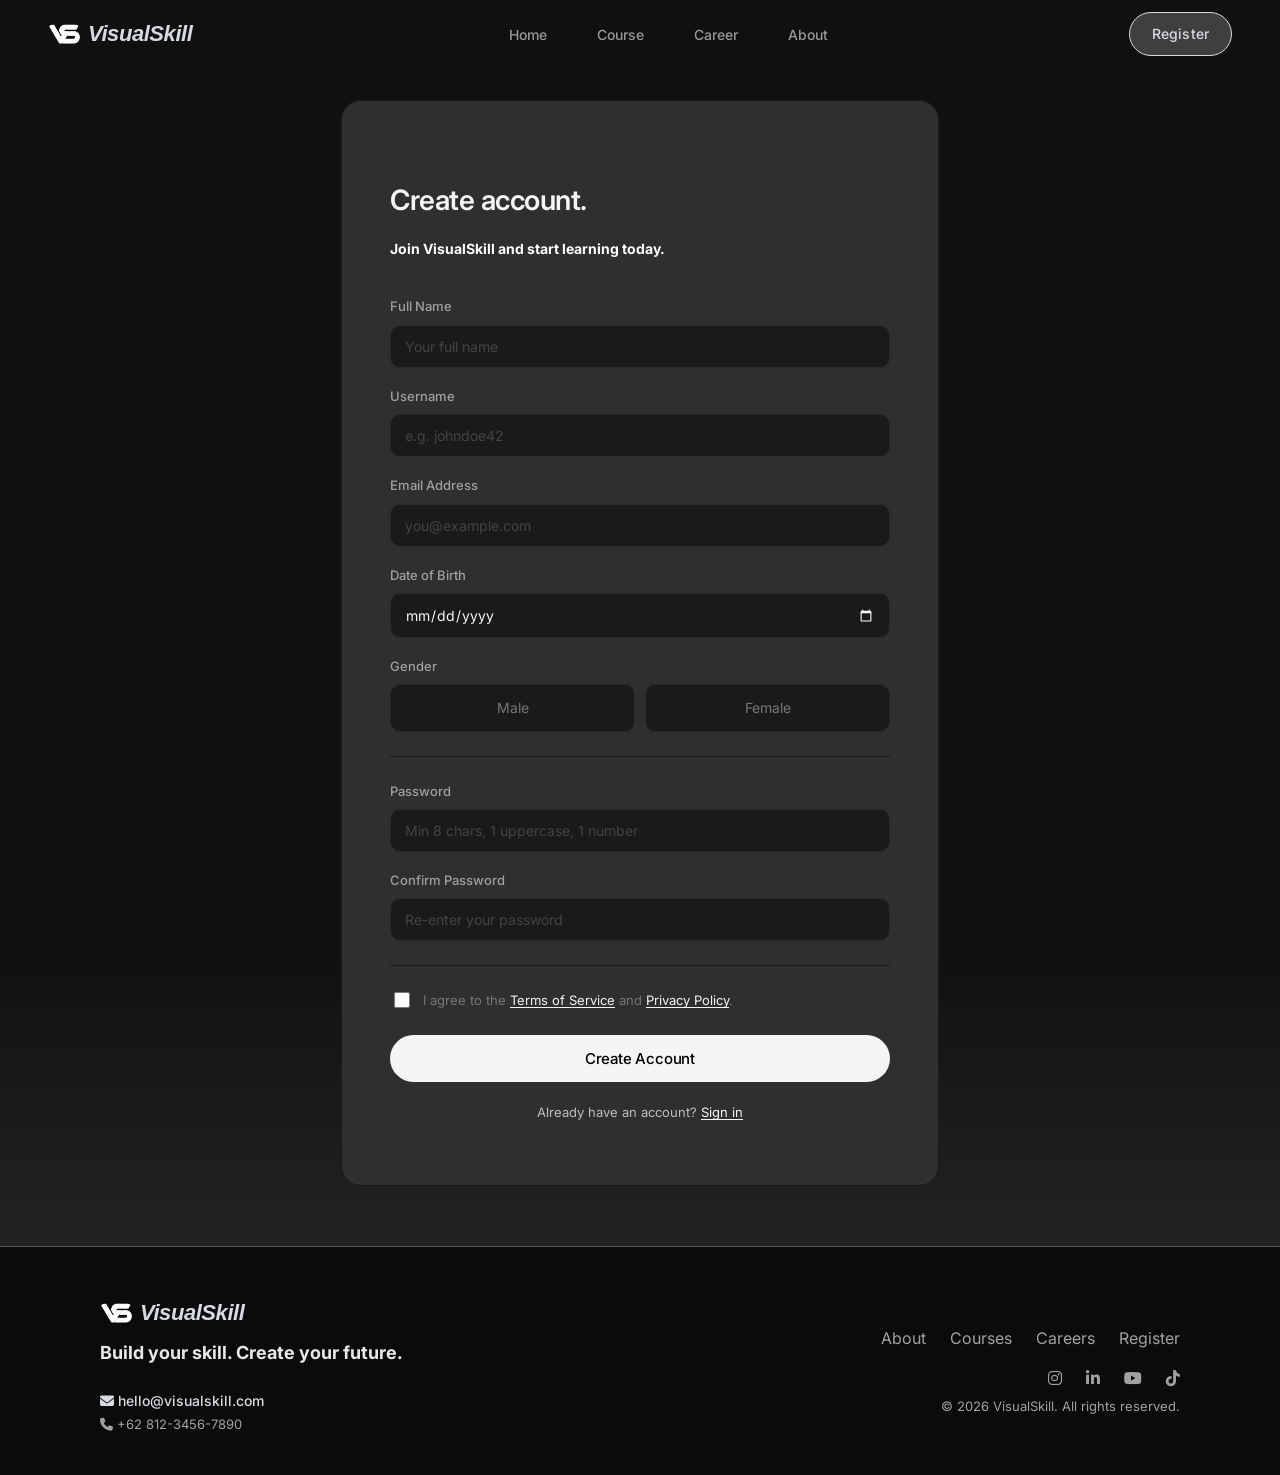
<file: register.html>
<!DOCTYPE html>
<html lang="en">

<head>
    <meta charset="UTF-8">
    <meta name="viewport" content="width=device-width, initial-scale=1.0">
    <title>Register — VisualSkill</title>
    <link rel="stylesheet" href="css/global.css">
    <link rel="stylesheet" href="css/register.css">
    <link rel="stylesheet" href="https://cdnjs.cloudflare.com/ajax/libs/font-awesome/6.5.1/css/all.min.css" />
    <script src="js/script.js" defer></script>
    <link rel="icon" href="assets/icons/logo2.ico" type="image/png">
</head>

<body>
        <header>
        <nav class="navbar" id="navbar">
            <div class="wadahlogo">
                <div class="logowrap" onclick="window.location.href='index.html'" style="cursor: pointer;">
                    <img src="assets/icons/logo.png" alt="VisualSkill Logo" class="logo">
                    <h1 class="logo">VisualSkill</h1>
                </div>
            </div>


            <ul class="nav-links" id="navLinks">
                <li><a href="index.html">Home</a></li>
                <li><a href="course.html">Course</a></li>
                <li><a href="career.html">Career</a></li>
                <li><a href="about.html">About</a></li>
                <li class="nav-register-mobile">
                    <a href="register.html" class="btn btn-register">Register</a>
                </li>
            </ul>

            <div class="nav-register-desktop">
                <a href="register.html" class="btn btn-register">Register</a>
            </div>

            <button class="menu-button" onclick="toggleMenu()" aria-label="Toggle Menu">☰</button>
        </nav>
    </header>

    <section class="register-section reveal">
        <article class="register-card">
            <form id="form_register" novalidate>
                <h1>Create account.</h1>
                <p class="subtitle"><b>Join VisualSkill and start learning today.</b></p>

                <div class="form-group">
                    <label for="fullname">Full Name</label>
                    <input type="text" id="fullname" name="fullname" placeholder="Your full name">
                </div>

                <div class="form-group">
                    <label for="username">Username</label>
                    <input type="text" id="username" name="username" placeholder="e.g. johndoe42" maxlength="20">
                </div>

                <div class="form-group">
                    <label for="email">Email Address</label>
                    <input type="email" id="email" name="email" placeholder="you@example.com">
                </div>

                <div class="form-group">
                    <label for="dob">Date of Birth</label>
                    <input type="date" id="dob" name="dob">
                </div>

                <div class="form-group">
                    <label>Gender</label>
                    <div class="radio-group">
                        <div class="radio-option">
                            <input type="radio" id="genderMale" name="gender" value="male">
                            <label for="genderMale">Male</label>
                        </div>
                        <div class="radio-option">
                            <input type="radio" id="genderFemale" name="gender" value="female">
                            <label for="genderFemale">Female</label>
                        </div>
                    </div>
                </div>

                <div class="form-divider"></div>

                <div class="form-group">
                    <label for="password">Password</label>
                    <input type="password" id="password" name="password"
                        placeholder="Min 8 chars, 1 uppercase, 1 number">
                </div>

                <div class="form-group">
                    <label for="confirm_password">Confirm Password</label>
                    <input type="password" id="confirm_password" name="confirm_password"
                        placeholder="Re-enter your password">
                </div>

                <!-- error -->
                <div id="error" class="error-block"></div>
                <div class="form-divider"></div>

                <div class="checkbox-group">
                    <input type="checkbox" id="terms" name="terms">
                    <label for="terms">
                        I agree to the <a href="#">Terms of Service</a> and <a href="#">Privacy Policy</a>.
                    </label>
                </div>

                <button type="submit" class="btn-submit">Create Account</button>

                <p class="login-link">Already have an account? <a href="#">Sign in</a></p>
            </form>

            <div class="register-success" id="registerSuccess">
                <div class="success-icon">✓</div>
                <h2>Welcome to VisualSkill.</h2>
                <p>Your account has been created. You're all set to start learning.</p>
                <a href="course.html" class="btn btn-white" style="margin-top: 24px;">Browse Courses</a>
            </div>

        </article>
    </section>

    <footer>
        <div class="footer-brand">
            <div class="wadahlogo">
                <div class="logowrap" onclick="window.location.href='index.html'" style="cursor: pointer;">
                    <img src="assets/icons/logo.png" alt="VisualSkill Logo" class="logo">
                    <h1 class="logo">VisualSkill</h1>
                </div>
            </div>

            <p class="tagline">
                Build your skill. Create your future.
            </p>

            <div class="footer-contact">
                <p>
                    <i class="fa-solid fa-envelope"></i>
                    hello@visualskill.com
                </p>

                <p>
                    <i class="fa-solid fa-phone"></i>
                    +62 812-3456-7890
                </p>
            </div>
        </div>

        <div class="footer-right">
            <div class="footer-links">
                <a href="about.html">About</a>
                <a href="course.html">Courses</a>
                <a href="career.html">Careers</a>
                <a href="register.html">Register</a>
            </div>

            <div class="footer-socials">
                <a href="#">
                    <i class="fa-brands fa-instagram"></i>
                </a>

                <a href="#">
                    <i class="fa-brands fa-linkedin-in"></i>
                </a>

                <a href="#">
                    <i class="fa-brands fa-youtube"></i>
                </a>

                <a href="#">
                    <i class="fa-brands fa-tiktok"></i>
                </a>
            </div>

            <p class="copyright">
                &copy; 2026 VisualSkill. All rights reserved.
            </p>
        </div>
    </footer>

</body>

</html>
</file>
<file: css/global.css>
@import url('https://fonts.googleapis.com/css2?family=Inter:wght@300;400;500;600&family=Playfair+Display:ital,wght@0,700;1,400;1,700&display=swap');

:root {
    --gradasi: linear-gradient(180deg, rgb(16, 16, 16) 64%, rgb(49, 49, 49) 100%, rgb(43, 43, 43) 53%);
    --black: #0b0b0b;
    --black-2: #111111;
    --black-3: #3c3c3c;
    --black-4: #242424;
    --gray-dark: #bfbfbf;
    --gray-mid: #a1a1a1;
    --gray-light: #999999;
    --gray-pale: #cccccc;
    --white-dim: #e8e8e8;
    --white: #d7dbe1;
    --pure-white: #ffffff;
    --border: rgba(255, 255, 255, 0.3);
    --border-md: rgba(255, 255, 255, 0.14);

    --font-display: 'Montserrat', sans-serif;
    --font-body: 'Inter', sans-serif;

    --nav-h: 68px;
    --radius: 14px;
    --radius-lg: 24px;
    --radius-pill: 999px;
    --ease: cubic-bezier(0.4, 0, 0.2, 1);
    --transition: 0.3s var(--ease);
    --max-w: 1160px;
}

html {
    scroll-behavior: smooth;
}

body {
    margin: 0;
    padding: 0;
    box-sizing: border-box;
    font-family: var(--font-body);
    background: var(--black);
    background: var(--gradasi);
    color: var(--white);
    font-size: 16px;
    line-height: 1.65;
    overflow-x: hidden;
    -webkit-font-smoothing: antialiased;
}



a {
    color: inherit;
    text-decoration: none;
}

img {
    max-width: 100%;
    display: block;
}

ul {
    list-style: none;
}

button {
    font-family: var(--font-body);
    cursor: pointer;
    border: none;
    background: none;
}

.container {
    max-width: var(--max-w);
    margin: 0 auto;
    padding: 0 40px;
}

.section {
    padding: 110px 0;
}

.section-label {
    font-size: 11px;
    font-weight: 600;
    letter-spacing: 0.14em;
    text-transform: uppercase;
    color: var(--gray-light);
    margin-bottom: 14px;
}

.btn {
    display: inline-flex;
    align-items: center;
    gap: 8px;
    font-family: var(--font-body);
    font-size: 14px;
    font-weight: 500;
    padding: 13px 26px;
    border-radius: var(--radius-pill);
    transition: var(--transition);
    cursor: pointer;
    border: none;
    white-space: nowrap;
    letter-spacing: 0.01em;
    background: var(--white);
    color: var(--black);
}

.btn:hover {
    background: var(--pure-white);
    transform: scale(1.03);
}

.btn-outline {
    font-weight: bold;
    display: inline-flex;
    align-items: center;
    justify-content: center;
    width: 120px;
    padding: 9px;
    background: transparent;
    color: var(--white);
    border: 2px solid var(--white-dim);
}

.btn-outline:hover {
    background: var(--white);
    color: var(--black);
    border-color: rgba(255, 255, 255, 0.28);
}

.btn-dark {
    background: var(--black);
    color: var(--pure-white);
    border: 1px solid rgba(0, 0, 0, 0.08);
}

.btn-dark:hover {
    background: var(--black-3);
    transform: scale(1.03);
}

/* ── Navbar ── */
.navbar {
    position: fixed;
    top: 0;
    left: 0;
    right: 0;
    z-index: 900;
    height: var(--nav-h);
    display: flex;
    justify-content: space-between;
    align-items: center;
    padding: 0 48px;
    transition: var(--transition);
}

.wadahlogo {
    width: 160px;
    display: flex;
    justify-content: flex-start;
}

.navbar.scrolled {
    background: rgba(8, 8, 8, 0.88);
    backdrop-filter: blur(24px);
    -webkit-backdrop-filter: blur(24px);
    border-bottom: 1px solid var(--border);
}

.logo {
    font-family: var(--font-display);
    font-style: italic;
    font-size: 22px;
    font-weight: 700;
    color: var(--white);
    letter-spacing: -0.02em;
    line-height: 1;
}

.logowrap {
    display: flex;
    flex-direction: row;
    align-items: center;
    gap: 8px;
}

.logowrap img {
    width: 32px;
    height: 20px;
    border-radius: 6px;
}

.nav-links {
    margin: 0;
    padding: 0;
    list-style: none;
    display: flex;
    align-items: center;
    gap: 20px;
}

.nav-links a {
    font-size: 14px;
    font-weight: 500;
    color: var(--gray-light);
    padding: 7px 15px;
    border-radius: var(--radius-pill);
    transition: var(--transition);
}

.nav-links a:hover,
.nav-links a.active {
    color: var(--white);
    background: rgba(255, 255, 255, 0.07);
}

.btn-register {
    font-size: 14px;
    font-weight: 500;
    color: var(--white);
    background: rgba(255, 255, 255, 0.2);
    border-color: var(--white);
    border-style: solid;
    border-width: 0.5px;

    padding: 9px 22px;
    border-radius: var(--radius-pill);
    transition: var(--transition);
}

.btn-register:hover {
    background: var(--white);
    color: var(--black);
    transform: scale(1.03);
}

.nav-register-mobile {
    display: none;
}

.nav-register-desktop {
    display: block;
}

.menu-button {
    display: none;
    flex-direction: column;
    gap: 5px;
    padding: 8px;
    color: var(--white);
    font-size: 22px;
    line-height: 1;
    background: none;
    border: none;
}

.nav-links.active {
    display: flex !important;
}

/* ── Footer ── */
footer {
    background-color: var(--black);
    padding: 40px 100px 40px 100px;
    border-top: 1px solid var(--border);
    display: flex;
    justify-content: space-between;
    align-items: flex-start;
    gap: 20px;
    z-index: 1000;
    flex-wrap: wrap;
}

.footer-brand {
    /* color: var(--white); */
    max-width: 420px;
}

.footer-brand h3 {

    font-size: 30px;
    margin-bottom: 10px;
    color: var(--white);
}

.tagline {
    font-size: 18px;
    font-weight: bold;
    line-height: 1.7;
    color: var(--white-dim);
    margin: 0 0 10px 0;
}

.footer-contact {
    display: flex;
    flex-direction: column;
    gap: 2px;
}

.footer-contact p:first-child {
    margin: 10px 0px 0px 0px;
    font-size: 14px;
    font-weight: 500;
    color: var(--white);
}

.footer-contact p,
.copyright {
    margin: 0;
    max-width: 420px;
    font-size: 13px;
    color: var(--gray-mid);
}

.footer-right {
    margin-top: 28px;
    display: flex;
    flex-direction: column;
    align-items: flex-end;
    gap: 4px;
}

.footer-links,
.footer-socials {
    margin: 10px 0px 0px 0px;
    display: flex;
    gap: 24px;
    flex-wrap: wrap;
}

.footer-links a,
.footer-socials a {
    margin: 0px 0px 0px 0px;
    font-size: 16px;
    color: var(--gray-mid);
    transition: var(--transition);
}

.footer-links a:hover,
.footer-socials a:hover {
    color: var(--white);
}

/* ── Animations ── */
.reveal {
    opacity: 0;
    transform: translateY(28px);
    transition: opacity 0.7s var(--ease), transform 0.7s var(--ease);
}

.reveal.visible {
    opacity: 1;
    transform: translateY(0);
}

@keyframes pageEnter {
    from {
        opacity: 0;
        transform: translateY(16px);
    }

    to {
        opacity: 1;
        transform: translateY(0);
    }
}

.page-hero {
    padding-top: 80px;
    padding-bottom: 80px;
    border-bottom: 1px solid var(--border);
}

.page-hero h1 {
    font-family: var(--font-display);
    font-size: clamp(40px, 6vw, 80px);
    font-style: italic;
    letter-spacing: -0.03em;
    line-height: 1.05;
    margin-bottom: 20px;
}

.page-hero p {
    font-size: 18px;
    color: var(--gray-light);
    max-width: 520px;
    line-height: 1.7;
}

.page-hero {
    padding-top: 100px;
    padding-bottom: 100px;
    border-bottom: 1px solid var(--border);
}

.hero-layout {
    display: grid;
    grid-template-columns: 1fr 520px;
    gap: 64px;
    align-items: center;
}

.hero-content h1 {
    font-family: var(--font-display);
    font-size: clamp(40px, 6vw, 80px);
    font-style: italic;
    letter-spacing: -0.03em;
    line-height: 1.05;
    margin-bottom: 20px;
}

.hero-content p {
    font-size: 18px;
    color: var(--gray-light);
    max-width: 520px;
    line-height: 1.7;
}

.hero-video {
    position: relative;
    width: 100%;
    height: 320px;
    overflow: hidden;
    border-radius: 24px;
    border: 1px solid var(--border);
    background: #111;
}

.hero-video video {
    width: 100%;
    height: 100%;
    object-fit: cover;
    display: block;
}

/* ── Responsive ── */
@media screen and (max-width: 700px) {
    .navbar {
        padding: 0 20px;
    }

    .nav-register-desktop {
        display: none;
    }

    .nav-register-mobile {
        display: block;
        margin-top: 8px;
    }

    .nav-register-mobile .btn-register {
        font-size: 18px;
        font-family: var(--font-display);
        font-style: italic;
        font-weight: 700;
        background: var(--white);
        color: var(--black);
        padding: 12px 32px;
    }

    .nav-links {
        position: fixed;
        top: var(--nav-h);
        left: 0;
        right: 0;
        background: rgba(8, 8, 8, 0.97);
        backdrop-filter: blur(20px);
        flex-direction: column;
        align-items: center;
        padding: 40px 24px;
        gap: 20px;
        display: none;
        border-bottom: 1px solid var(--border);
    }

    .nav-links a {
        font-size: 22px;
        font-family: var(--font-display);
        font-style: italic;
    }

    .menu-button {
        display: flex;
    }

    footer {
        display: flex;
        flex-direction: column;
        text-align: center;
        padding: 28px 20px;
        align-items: center;
        justify-content: center;
    }

    .footer-brand {
        display: flex;
        flex-direction: column;
        align-items: center;
        justify-content: center;
    }

    .footer-right {
        align-items: center;
    }

    .footer-links,
    .footer-socials {
        justify-content: center;
    }

    .hero-layout {
        grid-template-columns: 1fr;
        gap: 40px;
    }

    .hero-video {
        height: 320px;
    }


}
</file>
<file: css/index.css>
/* ── Hero ── */
.hero {
    position: relative;
    height: 100vh;
    min-height: 640px;
    overflow: hidden;
    display: flex;
    align-items: center;
    justify-content: center;
}

.hero-bg {
    position: absolute;
    inset: 0;
    z-index: 0;
}

.hero-bg img {
    position: absolute;
    inset: 0;
    width: 100%;
    height: 100%;
    object-fit: cover;
    opacity: 0;
    transition: opacity 1.2s ease-in-out;
    filter: brightness(0.35) grayscale(40%);
}

.hero-bg img.active {
    opacity: 1;
}

.hero::before {
    content: '';
    position: absolute;
    inset: 0;
    background: linear-gradient(
        180deg,
        rgba(8,8,8,0.35) 0%,
        rgba(8,8,8,0.55) 60%,
        rgba(8,8,8,0.92) 100%
    );
    z-index: 1;
}

.hero::after {
    content: '';
    position: absolute;
    inset: 0;
    background-image: url("data:image/svg+xml,%3Csvg viewBox='0 0 200 200' xmlns='http://www.w3.org/2000/svg'%3E%3Cfilter id='n'%3E%3CfeTurbulence type='fractalNoise' baseFrequency='0.85' numOctaves='4' stitchTiles='stitch'/%3E%3C/filter%3E%3Crect width='100%25' height='100%25' filter='url(%23n)' opacity='0.035'/%3E%3C/svg%3E");
    z-index: 2;
    pointer-events: none;
}

.hero-content {
    position: relative;
    z-index: 3;
    text-align: center;
    padding: 0 24px;
    max-width: 820px;
    display: flex;
    flex-direction: column;
    align-items: center;
    animation: heroFadeUp 1s var(--ease) both;
}

@keyframes heroFadeUp {
    from { opacity: 0; transform: translateY(36px); }
    to   { opacity: 1; transform: translateY(0); }
}

.hero-content h1 {
    font-family: var(--font-display);
    font-size: clamp(44px, 7.5vw, 96px);
    font-style: italic;
    font-weight: 700;
    line-height: 1;
    letter-spacing: -0.03em;
    color: var(--pure-white);
    margin-bottom: 22px;
}

.hero-content p {
    font-size: clamp(16px, 2vw, 19px);
    color: var(--gray-light);
    max-width: 480px;
    margin-bottom: 40px;
    line-height: 1.7;
}

.hero-actions {
    display: flex;
    align-items: center;
    gap: 14px;
    flex-wrap: wrap;
    justify-content: center;
}

.hero-dots {
    position: absolute;
    bottom: 36px;
    right: 48px;
    z-index: 3;
    display: flex;
    gap: 8px;
}

.hero-dot {
    width: 6px; height: 6px;
    border-radius: 50%;
    background: var(--gray-dark);
    transition: var(--transition);
    cursor: pointer;
    border: none;
}

.hero-dot.active {
    background: var(--white);
    width: 20px;
    border-radius: 3px;
}

/* ── Trail / Ticker ── */
.trail-section {
    padding: 50px;
    overflow: hidden;
}

.trail-track {
    display: flex;
    gap: 0;
    animation: trail 30s linear infinite;
    width: max-content;
}

.trail-track:hover { animation-play-state: paused; }

.trail-item {
    font-size: 30px;
    font-weight: 600;
    letter-spacing: 0.13em;
    text-transform: uppercase;
    color: var(--gray-dark);
    white-space: nowrap;
    padding: 0 80px;
    display: flex;
    align-items: center;
    gap: 26px;
}


@keyframes trail {
    from { transform: translateX(0); }
    to   { transform: translateX(-50%); }
}

/* ── Career CTA (index) ── */
.career {
    padding: 110px 0;
    border-top: 1px solid var(--border);
}

.career-inner {
    background: var(--white);
    color: var(--black);
    border-radius: var(--radius-lg);
    padding: 34px 80px;
    display: flex;
    align-items: center;
    justify-content: space-between;
    gap: 48px;
    position: relative;
    overflow: hidden;
}

.career-inner::before {
    content: 'JOIN';
    position: absolute;
    right: -24px;
    top: 50%;
    transform: translateY(-50%);
    font-family: var(--font-display);
    font-style: italic;
    font-size: 200px;
    opacity: 0.04;
    line-height: 1;
    pointer-events: none;
    letter-spacing: -0.05em;
    color: var(--black);
}

.career-text h2 {
    font-family: var(--font-display);
    font-size: clamp(28px, 3.5vw, 48px);
    font-style: italic;
    letter-spacing: -0.02em;
    line-height: 1.1;
    margin-bottom: 14px;
    color: var(--black);
}

.career-text p {
    font-size: 16px;
    color: rgba(0,0,0,0.55);
    max-width: 400px;
    line-height: 1.7;
}

.career-cta { flex-shrink: 0; }

/* ── Responsive ── */
@media screen and (max-width: 700px) {
    .hero-content h1 { font-size: clamp(38px, 11vw, 56px); }
    .hero-scroll { display: none; }
    .hero-dots { right: 20px; bottom: 24px; }

    .career { padding: 72px 0; }

    .career-inner {
        flex-direction: column;
        padding: 48px 32px;
        text-align: center;
        border-radius: var(--radius);
    }

    .career-inner::before { display: none; }
}
</file>
<file: css/promo.css>
.promo-section {
    position: relative;
    padding: 100px 0;
    border-top: 1px solid var(--border);
    border-bottom: 1px solid var(--border);
    overflow: hidden;
    background: var(--black);
}

/* Ambient glow effects */
.promo-glow {
    position: absolute;
    width: 600px;
    height: 600px;
    border-radius: 50%;
    background: radial-gradient(circle, rgba(120, 180, 255, 0.08) 0%, transparent 70%);
    top: -200px;
    left: -100px;
    pointer-events: none;
    animation: promoGlowMove 8s ease-in-out infinite alternate;
}

.promo-glow-2 {
    background: radial-gradient(circle, rgba(255, 160, 120, 0.06) 0%, transparent 70%);
    top: auto;
    bottom: -200px;
    left: auto;
    right: -100px;
    animation-delay: -4s;
}

@keyframes promoGlowMove {
    0% { transform: translate(0, 0) scale(1); }
    100% { transform: translate(30px, 30px) scale(1.1); }
}

.promo-inner {
    display: flex;
    align-items: center;
    gap: 64px;
    position: relative;
    z-index: 2;
}

/* ── Left: Visual Column ── */
.promo-visual {
    flex: 0 0 420px;
    display: flex;
    flex-direction: column;
    align-items: center;
    position: relative;
}

/* Image with rings */
.promo-image-wrap {
    position: relative;
    width: 320px;
    height: 320px;
    margin-bottom: 24px;
}

.promo-image {
    width: 100%;
    height: 100%;
    object-fit: cover;
    border-radius: 24px;
    position: relative;
    z-index: 2;
    filter: brightness(0.9) contrast(1.05);
        transition: filter 0.3s var(--ease), transform 0.3s var(--ease);
}

.promo-image:hover {
    filter: brightness(1) contrast(1.1);
    rotate: 2deg;
    transform: scale(1.02);
}

/* Image overlay icon */
.promo-image-overlay {
    position: absolute;
    bottom: 16px;
    right: 16px;
    width: 48px;
    height: 48px;
    background: rgba(0, 0, 0, 0.6);
    backdrop-filter: blur(12px);
    border-radius: 14px;
    display: flex;
    align-items: center;
    justify-content: center;
    z-index: 3;
    border: 1px solid rgba(255, 255, 255, 0.1);
}

.promo-image-overlay i {
    color: var(--pure-white);
    font-size: 20px;
}

/* Students avatar stack */
.promo-students {
    display: flex;
    flex-direction: column;
    align-items: center;
    gap: 8px;
}

.promo-avatars {
    display: flex;
    align-items: center;
}

.promo-avatars img {
    width: 36px;
    height: 36px;
    border-radius: 50%;
    border: 2px solid var(--black);
    margin-left: -10px;
    object-fit: cover;
    transition: transform 0.3s var(--ease);
}

.promo-avatars img:first-child {
    margin-left: 0;
}

.promo-avatars img:hover {
    transform: translateY(-4px);
    z-index: 5;
}

.promo-avatars-more {
    width: 36px;
    height: 36px;
    border-radius: 50%;
    background: var(--black-3);
    border: 2px solid var(--black);
    margin-left: -10px;
    display: flex;
    align-items: center;
    justify-content: center;
    font-size: 10px;
    font-weight: 600;
    color: var(--white);
}

.promo-students p {
    font-size: 13px;
    color: var(--gray-mid);
    margin: 0;
}

/* ── Right: Content Column ── */
.promo-content {
    flex: 1;
    display: flex;
    flex-direction: column;
    gap: 20px;
}

.promo-label {
    display: inline-flex;
    align-items: center;
    gap: 8px;
    font-size: 12px;
    font-weight: 600;
    letter-spacing: 0.1em;
    text-transform: uppercase;
    color: #ff8e53;
    background: rgba(255, 142, 83, 0.1);
    padding: 8px 16px;
    border-radius: var(--radius-pill);
    width: fit-content;
    border: 1px solid rgba(255, 142, 83, 0.2);
}

.promo-label i {
    font-size: 14px;
    animation: promoBolt 1.5s ease-in-out infinite;
}

@keyframes promoBolt {
    0%, 100% { opacity: 1; transform: scale(1); }
    50% { opacity: 0.6; transform: scale(1.2); }
}

.promo-title {
    font-family: var(--font-display);
    font-size: clamp(32px, 4vw, 52px);
    font-weight: 700;
    letter-spacing: -0.03em;
    line-height: 1.1;
    color: var(--pure-white);
    margin: 0;
}

.promo-desc {
    font-size: 16px;
    color: var(--gray-mid);
    line-height: 1.7;
    max-width: 480px;
    margin: 0;
}

/* Price Block */
.promo-price-block {
    display: flex;
    align-items: flex-end;
    gap: 16px;
    margin-top: 8px;
}

.promo-price-current {
    display: flex;
    align-items: flex-start;
    font-family: var(--font-display);
    font-style: italic;
    font-weight: 700;
    color: var(--pure-white);
    line-height: 1;
}

.promo-currency {
    font-size: 28px;
    margin-top: 8px;
    margin-right: 2px;
}

.promo-amount {
    font-size: clamp(48px, 6vw, 72px);
    letter-spacing: -0.04em;
}

.promo-price-original {
    display: flex;
    flex-direction: column;
    gap: 4px;
    padding-bottom: 12px;
}

.promo-strike {
    font-size: 20px;
    color: var(--gray-light);
    text-decoration: line-through;
    text-decoration-color: rgba(255, 107, 107, 0.6);
    text-decoration-thickness: 2px;
}

.promo-save {
    font-size: 12px;
    font-weight: 700;
    color: #4ade80;
    background: rgba(74, 222, 128, 0.1);
    padding: 4px 10px;
    border-radius: 6px;
    width: fit-content;
    letter-spacing: 0.02em;
}

/* Countdown */
.promo-countdown {
    display: flex;
    align-items: center;
    gap: 8px;
    margin-top: 4px;
}

.countdown-item {
    display: flex;
    flex-direction: column;
    align-items: center;
    gap: 4px;
    background: var(--black-2);
    border: 1px solid var(--border-md);
    border-radius: 12px;
    padding: 12px 16px;
    min-width: 64px;
}

.countdown-num {
    font-family: var(--font-display);
    font-size: 24px;
    font-weight: 700;
    font-style: italic;
    color: var(--pure-white);
    line-height: 1;
    letter-spacing: -0.02em;
    transition: transform 0.3s var(--ease), color 0.3s;
}

.countdown-num.ticking {
    transform: scale(1.15);
    color: #ff8e53;
}

.countdown-label {
    font-size: 10px;
    font-weight: 500;
    color: var(--gray-mid);
    text-transform: uppercase;
    letter-spacing: 0.08em;
}

.countdown-sep {
    font-family: var(--font-display);
    font-size: 20px;
    font-weight: 700;
    color: var(--gray-dark);
    line-height: 1;
    margin-top: -12px;
}

/* Progress Bar */
.promo-progress {
    margin-top: 8px;
}

.promo-progress-label {
    display: flex;
    justify-content: space-between;
    align-items: center;
    font-size: 13px;
    color: var(--gray-mid);
    margin-bottom: 8px;
}

.promo-progress-label i {
    color: #ffffff;
    margin-right: 4px;
}

.promo-progress-bar {
    width: 100%;
    height: 6px;
    background: var(--black-3);
    border-radius: 3px;
    overflow: hidden;
}

.promo-progress-fill {
    height: 100%;
    background: linear-gradient(90deg, #9b9b9b, #929292);
    border-radius: 3px;
    transition: width 1s var(--ease);
    position: relative;
}

.promo-progress-fill::after {
    content: '';
    position: absolute;
    top: 0;
    right: 0;
    bottom: 0;
    width: 20px;
    background: linear-gradient(90deg, transparent, rgba(237, 237, 237, 0.3));
    animation: promoShimmer 2s ease-in-out infinite;
}

@keyframes promoShimmer {
    0% { transform: translateX(-20px); opacity: 0; }
    50% { opacity: 1; }
    100% { transform: translateX(20px); opacity: 0; }
}

/* CTA Buttons */
.promo-actions {
    display: flex;
    align-items: center;
    gap: 12px;
    margin-top: 8px;
    flex-wrap: wrap;
}

.promo-btn-primary {
    background: linear-gradient(135deg, #161616, #b3b3b3);
    color: var(--pure-white);
    font-size: 15px;
    font-weight: 600;
    padding: 16px 32px;
    border: none;
    box-shadow: 0 8px 32px rgba(250, 250, 250, 0.3);
    position: relative;
    overflow: hidden;
}

.promo-btn-primary::before {
    content: '';
    position: absolute;
    top: 0;
    left: -100%;
    width: 100%;
    height: 100%;
    background: linear-gradient(90deg, transparent, rgba(255, 255, 255, 0.2), transparent);
    transition: left 0.5s;
}

.promo-btn-primary:hover::before {
    left: 100%;
}

.promo-btn-primary:hover {
    transform: scale(1.03);
    color: var(--black);
    box-shadow: 0 12px 40px rgba(224, 224, 224, 0.4);
}

.promo-btn-secondary {
    padding: 16px 28px;
    font-size: 15px;
}

/* Trust Badges */
.promo-trust {
    display: flex;
    align-items: center;
    gap: 24px;
    margin-top: 8px;
    flex-wrap: wrap;
    padding-top: 16px;
    border-top: 1px solid var(--border-md);
}

.promo-trust-item {
    display: flex;
    align-items: center;
    gap: 8px;
    font-size: 13px;
    color: var(--gray-mid);
}

.promo-trust-item i {
    font-size: 14px;
    color: var(--gray-dark);
}

/* ── Responsive ── */
@media screen and (max-width: 900px) {
    .promo-inner {
        flex-direction: column;
        gap: 48px;
        text-align: center;
    }

    .promo-visual {
        flex: none;
        width: 100%;
    }

    .promo-image-wrap {
        width: 260px;
        height: 260px;
    }

    .promo-content {
        align-items: center;
    }

    .promo-desc {
        text-align: center;
    }

    .promo-price-block {
        justify-content: center;
    }

    .promo-actions {
        justify-content: center;
    }

    .promo-trust {
        justify-content: center;
    }

    .promo-badge-float {
        right: 20%;
    }
}

@media screen and (max-width: 700px) {
    .promo-section {
        padding: 64px 0;
    }

    .promo-inner {
        gap: 36px;
    }

    .promo-image-wrap {
        width: 220px;
        height: 220px;
    }

    .promo-image-ring {
        inset: -8px;
    }

    .promo-image-ring-2 {
        inset: -16px;
    }

    .countdown-item {
        padding: 10px 12px;
        min-width: 52px;
    }

    .countdown-num {
        font-size: 20px;
    }

    .countdown-label {
        font-size: 9px;
    }

    .promo-actions {
        flex-direction: column;
        width: 100%;
    }

    .promo-btn-primary,
    .promo-btn-secondary {
        width: 80%;
        justify-content: center;
    }

    .promo-trust {
        flex-direction: column;
        gap: 12px;
    }

    .promo-badge-float {
        width: 70px;
        height: 70px;
        right: 10%;
    }

    .promo-badge-text {
        font-size: 9px;
    }
}
</file>
<file: css/course.css>
.courses {
    padding: 110px 0;
    border-top: 1px solid var(--border);
}

.courses .container {
    padding: 0 40px;
}

.jobs-filter {
    color: white;
    display: flex;
    gap: 8px;
    margin-bottom: 48px;
    flex-wrap: wrap;
}

.filter-btn {
    font-size: 14px;
    font-weight: 500;
    padding: 8px 16px;
    border-radius: var(--radius);
    color: white;
    background: transparent;
    border: 1px solid var(--border);
    transition: var(--transition);
    cursor: pointer;
}

.filter-btn.active,
.filter-btn:hover {
    background: var(--white);
    color: var(--black);
    border-color: var(--white);
}

.courses-header {
    display: flex;
    flex-direction: column;
    align-items: center;
    margin-bottom: 56px;
    gap: 24px;
}

.courses-header h2 {
    margin: 0;
    font-family: var(--font-display);
    font-size: clamp(32px, 4vw, 52px);
    font-style: italic;
    letter-spacing: -0.02em;
    line-height: 1.1;
}

.course-container {
    display: grid;
    grid-template-columns: repeat(3, 1fr);
    gap: 1px;
    background: var(--border);
    border: 1px solid var(--border);
    border-radius: var(--radius);
    overflow: hidden;
}

.course-card {
    background: var(--black);
    padding: 0;
    transition: background var(--transition);
    display: flex;
    flex-direction: column;
    overflow: hidden;
}

.course-card:hover {
    background: var(--black-3);
}

.course-card img {
    width: 100%;
    height: 200px;
    object-fit: cover;
    filter: grayscale(60%) brightness(0.8);
    transition: var(--transition);
}

.course-card:hover img {
    filter: grayscale(20%) brightness(0.9);
}

.course-card-body {
    padding: 28px 28px 32px;
    display: flex;
    flex-direction: column;
    flex: 1;
}

.course-tag {
    font-size: 10px;
    font-weight: 600;
    letter-spacing: 0.12em;
    text-transform: uppercase;
    color: var(--gray-mid);
    margin-bottom: 10px;
}

.course-card h3 {
    font-family: var(--font-display);
    font-size: 22px;
    font-style: italic;
    letter-spacing: -0.01em;
    margin-bottom: 10px;
    line-height: 1.25;
}

.course-card p {
    font-size: 14px;
    color: var(--gray-light);
    line-height: 1.65;
    flex: 1;
    margin-bottom: 24px;
}

.course-card-footer {
    display: flex;
    align-items: center;
    justify-content: space-between;
    padding-top: 20px;
    border-top: 1px solid var(--border);
}

.course-price {
    font-family: var(--font-display);
    font-size: 20px;
}

.course-students {
    font-size: 12px;
    color: var(--gray-mid);
}

/* ── Course Page Grid ── */
.course-page-grid {
    display: grid;
    grid-template-columns: repeat(3, 1fr);
    gap: 1px;
    background: var(--border);
    border: 1px solid var(--border);
    border-radius: var(--radius);
    overflow: hidden;
}

.rating-section {
    background: #000;
    padding: 80px 20px;
    display: flex;
    justify-content: center;
}

.rating-wrapper {
    width: 100%;
    max-width: 1200px;
}

.rating-kiri {
    text-align: center;
}

.rating-judul {
    font-size: clamp(32px, 5vw, 56px);
    color: #fff;
    margin-bottom: 16px;
}

.rating-subjudul {
    max-width: 650px;
    margin: 0 auto 60px;

    font-size: 16px;
    line-height: 1.7;
    color: #bdbdbd;
}

/* TESTIMONIAL */
.testimonial-section {
    width: 100%;
    margin-bottom: 30px;
}

.testimonial-container {
    background: #efefef;
    border-radius: 24px;
    padding: 30px 60px;
    display: flex;
    align-items: center;
    justify-content: space-between;
    gap: 40px;
    overflow: hidden;

    transition:
        background-color 0.4s ease-in-out,
        transform 0.4s ease-in-out;
}

/* transition default */
.testimonial-container h2,
.testimonial-container span,
.testimonial-container p {
    transition: color 0.4s ease-in-out;
}

/* hover */
.testimonial-container:hover {
    background-color: var(--black);
    border: 1px solid var(--border);
    transform: translateY(-2px);
}

.testimonial-container:hover h2,
.testimonial-container:hover span,
.testimonial-container:hover p {
    color: #fff;
}

.testimonial-content {
    flex: 1;
}

.testimonial-text {
    font-size: clamp(14px, 3vw, 20px);
    line-height: 1.5;
    font-weight: 500;
    color: #111827;
    margin-bottom: 40px;
}

.testimonial-author {
    display: flex;
    align-items: center;
    gap: 16px;
}

.author-image {
    width: 60px;
    height: 60px;

    border-radius: 50%;
    object-fit: cover;
}

.author-detail {
    display: flex;
    flex-direction: column;
    gap: 4px;
}

.author-top {
    display: flex;
    align-items: center;
    gap: 10px;
    flex-wrap: wrap;
}

.author-name {
    font-size: 18px;
    font-weight: 700;
    color: #111827;
}

.separator {
    color: #6b7280;
}

.author-brand {
    font-size: 18px;
    font-weight: 700;
    color: #0057b8;
}

.author-role {
    display: flex;
    width: 100%;
    margin: 0;
    font-size: 14px;
    align-items: start;
    color: #6b7280;
}

.testimonial-preview {
    flex: 1;
    max-width: 280px;
}

.testimonial-preview img {
    width: 100%;
    display: block;

    border-radius: 16px;

    transform: rotate(-4deg);
}

/* ── Responsive ── */
@media screen and (max-width: 700px) {
    .courses {
        padding: 72px 0;
    }

    .courses .container {
        padding: 0 20px;
    }

    .courses-header {
        flex-direction: column;
        align-items: center;
        gap: 16px;
    }

    .course-container,
    .course-page-grid {
        grid-template-columns: 1fr;
    }

    .testimonial-container {
        flex-direction: column;
        text-align: left;

        padding: 32px 24px;
    }

    .testimonial-preview {
        max-width: 100%;
    }

    .testimonial-text {
        margin-bottom: 30px;
    }
}
</file>
<file: css/about.css>
/* ── Hero ── */
.hero {
    position: relative;
    height: 100vh;
    min-height: 640px;
    overflow: hidden;
    display: flex;
    align-items: start;

    .page-hero {
        position: relative;
        z-index: 3;
        text-align: left;
        padding: 180px 60px;
        max-width: 820px;
        display: flex;
        flex-direction: column;
        align-items: start;
        animation: heroFadeUp 1s var(--ease) both;

        h1 {
            font-family: var(--font-display);
            font-size: clamp(44px, 7.5vw, 80px);
            font-style: italic;
            font-weight: 700;
            line-height: 1.05;
            letter-spacing: -0.03em;
            color: var(--pure-white);
            margin-bottom: 22px;
        }

        p {
            font-size: clamp(16px, 2vw, 19px);
            color: var(--gray-light);
            max-width: 480px;
            margin-bottom: 40px;
            line-height: 1.7;
        }
    }
}

.hero-bg {
    position: absolute;
    inset: 0;
    z-index: 0;
}

.hero-bg img {
    position: absolute;
    inset: 0;
    width: 100%;
    height: 100%;
    object-fit: cover;
    opacity: 0;
    transition: opacity 1.2s ease-in-out;
    filter: brightness(0.35) grayscale(40%);
}

.hero-bg img.active {
    opacity: 1;
}

.hero::before {
    content: '';
    position: absolute;
    inset: 0;
    background: linear-gradient(180deg,
            rgba(8, 8, 8, 0.35) 0%,
            rgba(8, 8, 8, 0.55) 60%,
            rgba(8, 8, 8, 0.92) 100%);
    z-index: 1;
}

.hero::after {
    content: '';
    position: absolute;
    inset: 0;
    background-image: url("data:image/svg+xml,%3Csvg viewBox='0 0 200 200' xmlns='http://www.w3.org/2000/svg'%3E%3Cfilter id='n'%3E%3CfeTurbulence type='fractalNoise' baseFrequency='0.85' numOctaves='4' stitchTiles='stitch'/%3E%3C/filter%3E%3Crect width='100%25' height='100%25' filter='url(%23n)' opacity='0.035'/%3E%3C/svg%3E");
    z-index: 2;
    pointer-events: none;
}

.hero-content {
    position: relative;
    z-index: 3;
    text-align: center;
    padding: 0 24px;
    max-width: 1000px;
    display: flex;
    flex-direction: column;
    align-items: start;
    animation: heroFadeUp 1s var(--ease) both;
}

@keyframes heroFadeUp {
    from {
        opacity: 0;
        transform: translateY(36px);
    }

    to {
        opacity: 1;
        transform: translateY(0);
    }
}

.hero-content h1 {
    font-family: var(--font-display);
    font-size: clamp(44px, 7.5vw, 96px);
    font-style: italic;
    font-weight: 700;
    line-height: 1.05;
    letter-spacing: -0.03em;
    color: var(--pure-white);
    margin-bottom: 22px;
}

.hero-content p {
    font-size: clamp(16px, 2vw, 19px);
    color: var(--gray-light);
    max-width: 480px;
    margin-bottom: 40px;
    line-height: 1.7;
}

.hero-actions {
    display: flex;
    align-items: center;
    gap: 14px;
    flex-wrap: wrap;
    justify-content: center;
}

.hero-dots {
    position: absolute;
    bottom: 36px;
    right: 48px;
    z-index: 3;
    display: flex;
    gap: 8px;
}

.hero-dot {
    width: 6px;
    height: 6px;
    border-radius: 50%;
    background: var(--gray-dark);
    transition: var(--transition);
    cursor: pointer;
    border: none;
}

.hero-dot.active {
    background: var(--white);
    width: 20px;
    border-radius: 3px;
}

.typing-wrapper {
    display: inline-flex;
    max-width: 280px;
    text-align: left;
    vertical-align: baseline;
}

.typing-text {
    color: #fff44f;
    font-style: italic;
    white-space: nowrap;
}

.typing-cursor {
    display: inline-block;
    width: 3px;
    height: 0.9em;
    background: #cdcdcd;
    margin-left: 4px;
    animation: blink 0.8s step-end infinite;
    vertical-align: baseline;
}

@keyframes blink {

    0%,
    100% {
        opacity: 1;
    }

    50% {
        opacity: 0;
    }
}

/* ── About Split ── */
.about-split {
    display: grid;
    grid-template-columns: 1fr 1fr;
    gap: 80px;
    align-items: center;
    padding: 88px 0;
    border-bottom: 1px solid var(--border);
}

.about-split h2 {
    font-family: var(--font-display);
    font-style: italic;
    font-size: clamp(32px, 4vw, 56px);
    letter-spacing: -0.025em;
    line-height: 1.08;
    margin-bottom: 24px;
}

.about-split p {
    font-size: 16px;
    color: var(--gray-light);
    line-height: 1.8;
    margin-bottom: 16px;
}

.about-img-wrap {
    aspect-ratio: 4/3;
    background: var(--black-3);
    border-radius: var(--radius);
    overflow: hidden;
    border: 1px solid var(--border);
    display: flex;
    align-items: center;
    justify-content: center;
    font-size: 80px;
}

.sliderbaru {
    margin-top: 200px;
    overflow: hidden;


    h1 {
        font-family: var(--font-display);
        font-style: italic;
        font-size: clamp(32px, 4vw, 56px);
        letter-spacing: -0.025em;
        line-height: 1.08;
        margin-bottom: 24px;
    }

    p {
        font-size: 16px;
        color: var(--gray-light);
        line-height: 1.8;
        margin-bottom: 16px;
        line-height: 36px;
    }
}

.img-slider-wrap {
    margin-top: 56px;
    overflow: hidden;
}

.img-slider-track {
    display: flex;
    gap: 12px;
    will-change: transform;
    transition: transform 0.8s ease-out;
}

.img-slider-track img {
    flex: 0 0 320px;
    height: 420px;
    object-fit: cover;
    display: block;
    border-radius: 0;
}

/* Stats Section */
.stats-section {
    border-top: 1px solid var(--border);
    border-bottom: 1px solid var(--border);
    padding: 72px 0;
}

.stats-grid {
    display: grid;
    grid-template-columns: repeat(4, 1fr);
    gap: 1px;
    background: var(--border);
    border: 1px solid var(--border);
    border-radius: var(--radius);
    overflow: hidden;
}

.stats-item {
    background: var(--black);
    padding: 40px 32px;
    text-align: center;
}

.stats-number {
    font-family: var(--font-display);
    font-style: italic;
    font-size: 48px;
    letter-spacing: -0.03em;
    margin-bottom: 8px;
    opacity: 0.3;
    transition: opacity 0.6s ease;
}

.stats-label {
    font-size: 13px;
    color: var(--gray-mid);
}

.stats-section.visible .stats-number {
    opacity: 1;
}

/* ── Vision / Mission Grid ── */
.vm-grid {
    display: grid;
    grid-template-columns: 1fr 1fr;
    gap: 1px;
    background: var(--border);
    border: 1px solid var(--border);
    border-radius: var(--radius);
    overflow: hidden;
    margin-top: 56px;
}

.vm-card {
    background: var(--black);
    padding: 48px 40px;
    transition: background var(--transition);
}

.vm-card:hover {
    background: var(--black-3);
}

.vm-card h3 {
    font-family: var(--font-display);
    font-style: italic;
    font-size: 28px;
    letter-spacing: -0.01em;
    margin-bottom: 14px;
}

.vm-card p {
    font-size: 15px;
    color: var(--gray-light);
    line-height: 1.75;
}

/* Vision & Mission Section */
.vm-section {
    padding: 88px 0;
    border-bottom: 1px solid var(--border);

    h2 {
        margin: 0%;
        font-family: var(--font-display);
        font-style: italic;
        font-size: clamp(32px, 4vw, 52px);
        letter-spacing: -0.02em;
        margin-bottom: 48px;
    }

    .vm-grid {
        .vm-card {
            .section-label {
                margin-bottom: 16px;
            }

            p {
                margin-top: 20px;
            }
        }
    }

    .vm-values {
        display: grid;
        grid-template-columns: repeat(3, 1fr);
        gap: 1px;
        background: var(--border);
        border: 1px solid var(--border);
        border-radius: var(--radius);
        overflow: hidden;
        margin-top: 1px;

        .vm-card {
            padding: 36px 32px;

            h4 {
                font-family: var(--font-display);
                font-style: italic;
                font-size: 20px;
                margin-bottom: 8px;
            }

            p {
                font-size: 14px;
                color: var(--gray-light);
                line-height: 1.65;
            }
        }
    }
}

/* VM Cards (Vision & Mission) */
.vm-card__label {
    margin-bottom: 16px;
}

.vm-card__body {
    margin-top: 20px;
}

/* Values Grid */
.vm-values {
    display: grid;
    grid-template-columns: repeat(3, 1fr);
    gap: 1px;
    background: var(--border);
    border: 1px solid var(--border);
    border-radius: var(--radius);
    overflow: hidden;
    margin-top: 1px;
}

.vm-values__item {
    padding: 36px 32px;
}

.vm-values__heading {
    font-family: var(--font-display);
    font-style: italic;
    font-size: 20px;
    margin-bottom: 8px;
}

.vm-values__body {
    font-size: 14px;
    color: var(--gray-light);
    line-height: 1.65;
}

/* ── Team Section ── */
.team-section {
    padding: 88px 0;
    border-top: 1px solid var(--border);

    p {
        font-size: 16px;
        color: var(--gray-light);
        line-height: 1.8;
        margin-bottom: 16px;
        line-height: 36px;
    }

    h2 {
        margin: 0%;
        font-family: var(--font-display);
        font-style: italic;
        font-size: clamp(32px, 4vw, 52px);
        letter-spacing: -0.02em;
        margin-bottom: 24px;
    }
}

.team-grid {
    display: grid;
    grid-template-columns: repeat(3, 1fr);
    gap: 30px;
    margin-top: 48px;
}

.team-card {
    position: relative;
    width: 350px;
    height: 450px;
    overflow: hidden;
    border-radius: 4px;
    cursor: pointer;
    background-size: cover;
    background-position: center top;
}

.team-card:nth-child(1) {
    background-color: var(--black-3);
}

.team-card:nth-child(2) {
    background-color: var(--black-3);
}

.team-card:nth-child(3) {
    background-color: var(--black-3);
}

.team-card img {
    width: 100%;
    height: 100%;
    object-fit: cover;
    object-position: center top;
    display: block;
    transition: transform 0.5s ease;
}

.team-card:hover img {
    transform: scale(1.05);
}

.gradient-overlay {
    position: absolute;
    bottom: 0;
    left: 0;
    right: 0;
    height: 0;
    background: linear-gradient(to top,
            rgba(0, 0, 0, 0.95) 0%,
            rgba(0, 0, 0, 0.8) 40%,
            rgba(0, 0, 0, 0.4) 70%,
            transparent 100%);
    transition: height 0.5s cubic-bezier(0.4, 0, 0.2, 1);
    display: flex;
    flex-direction: column;
    justify-content: flex-end;
    padding: 0 30px;
    overflow: hidden;
}

.team-card:hover .gradient-overlay {
    height: 70%;
}

.member-info {
    transform: translateY(20px);
    opacity: 0;
    transition: all 0.4s ease 0.1s;
    padding-bottom: 30px;
}

.team-card:hover .member-info {
    transform: translateY(0);
    opacity: 1;
}

.member-name {
    font-size: 1.5rem;
    font-weight: 700;
    margin-bottom: 0px;
    text-transform: uppercase;
    letter-spacing: 1px;
}

.member-role {
    font-size: 0.75rem;
    text-transform: uppercase;
    letter-spacing: 2px;
    color: #cccccc;
    margin-top: 0px;
    margin-bottom: 12px;
    font-weight: 600;
}

.member-location {
    font-size: 0.8rem;
    color: #aaaaaa;
    display: flex;
    align-items: center;
    gap: 6px;
}


.social-links {
    position: absolute;
    right: 20px;
    bottom: 100px;
    display: flex;
    flex-direction: column;
    gap: 15px;
    z-index: 10;
}

.social-links a {
    width: 36px;
    height: 36px;
    border: 1px solid rgba(255, 255, 255, 0.3);
    border-radius: 50%;
    display: flex;
    align-items: center;
    justify-content: center;
    color: white;
    text-decoration: none;
    font-size: 0.8rem;
    transition: all 0.3s ease;
    background: rgba(255, 255, 255, 0.1);
    backdrop-filter: blur(4px);
}

.social-links a:hover {
    background: rgba(255, 255, 255, 0.3);
    border-color: white;
    transform: scale(1.1);
}

.contact-btn {
    position: absolute;
    right: 20px;
    bottom: 30px;
    width: 36px;
    height: 36px;
    border: 1px solid rgba(255, 255, 255, 0.3);
    border-radius: 50%;
    display: flex;
    align-items: center;
    justify-content: center;
    color: white;
    text-decoration: none;
    font-size: 1rem;
    transition: all 0.3s ease;
    background: rgba(255, 255, 255, 0.1);
    backdrop-filter: blur(4px);
    z-index: 10;
}

.contact-btn:hover {
    background: rgba(255, 255, 255, 0.3);
    border-color: white;
    transform: scale(1.1);
}

@media (max-width: 768px) {
    .section-header {
        flex-direction: column;
        gap: 20px;
    }

    .section-subtitle {
        text-align: left;
    }

    .team-card {
        width: 100%;
        max-width: 350px;
    }
}

/* .team-grid {
    display: grid;
    grid-template-columns: repeat(4, 1fr);
    gap: 1px;
    background: var(--border);
    border: 1px solid var(--border);
    border-radius: var(--radius);
    overflow: hidden;
    margin-top: 48px;

}

.team-card {
    background: var(--black);
    padding: 36px 28px;
    text-align: center;
    transition: background var(--transition);
}

.team-card:hover {
    background: var(--black-3);
}

.team-avatar {
    width: 72px;
    height: 72px;
    border-radius: 50%;
    background: var(--black-4);
    border: 1px solid var(--border-md);
    display: flex;
    align-items: center;
    justify-content: center;
    font-size: 28px;
    margin: 0 auto 16px;
}

.team-card h4 {
    font-family: var(--font-display);
    font-style: italic;
    font-size: 18px;
    margin-bottom: 4px;
}

.team-card p {
    font-size: 13px;
    color: var(--gray-mid);
} */

/* ── Responsive ── */
@media screen and (max-width: 700px) {

    .hero {
        min-height: auto;
        height: auto;
        padding-bottom: 80px;
    }

    .page-hero {
        padding: 120px 24px 80px;
    }

    .hero-content {
        padding: 0 24px;
        align-items: flex-start;
        text-align: left;
    }

    .hero-content h1,
    .page-hero h1 {
        font-size: clamp(36px, 11vw, 52px);
        line-height: 1.08;
    }

    .hero-content p,
    .page-hero p {
        font-size: 15px;
        line-height: 1.7;
        max-width: 100%;
    }

    .hero-actions {
        width: 100%;
        justify-content: flex-start;
    }

    .hero-dots {
        right: 24px;
        bottom: 24px;
    }

    .about-split {
        grid-template-columns: 1fr;
        gap: 40px;
        padding: 64px 0;
    }

    .sliderbaru {
        margin-top: 120px;
        padding-right: 0;
    }

    .sliderbaru p,
    .team-section p {
        line-height: 1.9;
    }

    .img-slider-track {
        gap: 8px;
    }

    .img-slider-track img {
        flex: 0 0 78vw;
        height: 320px;
    }

    .stats-grid {
        grid-template-columns: 1fr;
    }

    .stats-item {
        padding: 32px 24px;
    }

    .stats-number {
        font-size: 38px;
    }

    .vm-grid,
    .team-grid,
    .vm-values {
        grid-template-columns: 1fr;
    }

    .vm-card,
    .vm-values__item,
    .team-card {
        padding: 28px 24px;
    }

    .team-avatar {
        width: 64px;
        height: 64px;
        font-size: 24px;
    }
}
</file>
<file: css/career.css>
/* ── Jobs Section ── */
.jobs-section { padding: 0 0 0 0; border-bottom: 1px solid var(--border); }

.container2{
    display: flex;
    width: 50%;
    flex-direction: column;
    align-items: start;
    justify-content: center;
}
/* carousel */
.carousel{
   position: relative;
   width: 100%;
   max-width: 500px;
   max-height: 300px;
   border-radius: 20px;
   overflow: hidden;
}

.carousel_inner{
   width: 100%;
   overflow: hidden;
}

.carousel_inner::after{
   content: "";
   display: block;
   clear: both;
}

.carousel_item{
   position: relative;
   float: left;
   display: none;
   width: 100%;
   margin-right: -100%;
}

/* slide effect */
.carousel_item__active,
.carousel_item__pos_prev,
.carousel_item__pos_next{
   display: block;
}

.carousel_item__pos_prev{
   left: -100%;
}

.carousel_item__pos_next{
   left: 100%;
}

.carousel_item__prev{
   transform: translateX(100%);
   transition: transform .5s ease-in-out;
}

.carousel_item__next{
   transform: translateX(-100%);
   transition: transform .5s ease-in-out;
}

/* fade effect */
.carousel__fade .carousel_item__pos_prev,
.carousel__fade .carousel_item__pos_next{
   left: 0;
   opacity: 0;
}

.carousel__fade .carousel_item__prev,
.carousel__fade .carousel_item__next{
   transform: none;
   opacity: 1;
   transition: opacity .5s ease-in-out;
}

.carousel__fade .carousel_item__active.carousel_item__prev,
.carousel__fade .carousel_item__active.carousel_item__next{
   opacity: 0;
}

/* carousel */
.carousel_img{
   display: block;
   width: 100%;
}

.carousel_caption{
   position: absolute;
   top: 0;
   left: 0;
   display: flex;
   flex-direction: column;
   justify-content: center;
   width: 100%;
   height: 100%;
   padding: 3rem 4rem;
   text-align: center;
   color: #fff;
   z-index: 1;
}

.carousel_title{
   font-family: "Montserrat", sans-serif;
   font-weight: 600;
}

.carousel_description{
   margin-top: .75rem;
   line-height: 150%;
}

.carousel_indicator{
   position: absolute;
   bottom: 1rem;
   left: 50%;
   transform: translateX(-50%);
   display: flex;
   flex-direction: row;
   gap: .5rem;
   z-index: 1;
}

.carousel_dot{
   display: block;
   padding: .25rem;
   background-color: rgba(255, 255, 255, .25);
   border: none;
   border-radius: 50%;
   cursor: pointer;
   transition: background-color .5s ease-in-out;
}

.carousel_dot__active{
   background-color: rgb(255, 255, 255);
   cursor: default;
   pointer-events: none;
}

.carousel_control{
   position: absolute;
   top: 0;
   left: 0;
   display: flex;
   flex-direction: row;
   justify-content: space-between;
   width: 100%;
   height: 100%;
}

.carousel_button{
   display: block;
   padding-inline: 1rem;
   font-family: "Raleway", sans-serif;
   font-size: 1.375rem;
   background-color: transparent;
   color: rgba(255, 255, 255, .25);
   border: none;
   cursor: pointer;
   transition: color .25s;
   z-index: 1;
}

.carousel_button:hover{
   color: rgba(135, 206, 250, .75);
}

.herodivider{
    display: flex;
    flex-direction: row;
    /* width: 100%; */
    margin: 48px 0;
    gap: 48px;
    align-items: center;
    padding-top: 48px;
}

.jobs-filter {
    display: flex;
    align-items: center;
    justify-content: center;
    gap: 8px;
    margin-bottom: 48px;
    flex-wrap: wrap;
}

.filter-btn {
    font-size: 13px;
    font-weight: 500;
    padding: 8px 18px;
    border-radius: var(--radius-pill);
    border: 1px solid var(--border-md);
    color: var(--gray-light);
    background: transparent;
    transition: var(--transition);
    cursor: pointer;
}

.filter-btn:hover,
.filter-btn.active {
    background: var(--white);
    color: var(--black);
    border-color: var(--white);
}

.jobs-list {
    display: flex;
    flex-direction: column;
    gap: 1px;
    background: var(--border);
    border: 1px solid var(--border);
    border-radius: var(--radius);
    overflow: hidden;
}

.job-item {
    background: var(--black);
    padding: 28px 32px;
    display: flex;
    align-items: center;
    justify-content: space-between;
    gap: 24px;
    transition: background var(--transition);
    cursor: pointer;
}

.job-item:hover { background: var(--black-3); }

.job-item:hover .job-arrow { transform: translateX(4px); }

.job-left { flex: 1; }

.job-dept {
    font-size: 11px;
    font-weight: 600;
    letter-spacing: 0.12em;
    text-transform: uppercase;
    color: var(--gray-mid);
    margin-bottom: 6px;
}

.job-title {
    font-family: var(--font-display);
    font-size: 30px;
    letter-spacing: -0.01em;
    margin-bottom: 6px;
}

.job-meta {
    font-size: 13px;
    color: var(--black-3);
    display: flex;
    gap: 16px;
    background-color: #fff;
    max-width: max-content;
    padding: 5px 10px 5px 10px;
    border-radius: 5px;
}

.job-right {
    display: flex;
    align-items: center;
    gap: 16px;
    flex-shrink: 0;
}

.imagepekerjaan {
    
    width: 300px;
    height: 200px;
    border-radius: 8px;
    object-fit: cover;
}

.job-arrow {
    font-size: 18px;
    color: var(--gray-mid);
    transition: var(--transition);
}

.sectionkerja {
    display: flex;
    flex-direction: column;
    align-items: center;
    margin-bottom: 20px;
    gap: 24px;
    font-family: var(--font-display);
    font-size: clamp(28px, 4vw, 48px);
    font-style: italic;
    letter-spacing: -0.02em;
    line-height: 1.1;
}

.statssection {
    width: 40%;
    display: flex;
    align-items: center;
    justify-content: center;
    gap: 48px;
    padding: 14px;
    margin-bottom: 56px;
    flex-wrap: wrap;
    background-color: rgb(29, 29, 29);
    border: solid 1px var(--border);
    border-radius: 12px;
}

.statnumber {
    font-family: var(--font-display);
    font-style: italic;
    font-size: 30px;
    letter-spacing: -0.03em;
    margin: 0;
    padding: 0;
}

.statlabel {
    font-size: 13px;
    color: var(--gray-mid);
}

.container-mainfaq {
  width: 100%;
  max-width: 600px;
  min-height: 20vh;
  background-color: var(--white);
  z-index: 1;
  margin: auto;
  display: flex;
  align-items: center;
  justify-content: center;
  flex-direction: column;
  padding: 30px 30px;
  border-radius: 20px;
  box-shadow: 0 3px 20px -10px var(--grayish-purple);
}

.faq {
  border-bottom: 1px solid var(--gray-mid);
  padding: 10px 0;
  cursor: pointer;
  transition: 0.5s ease-in-out;
}

.questions {
  display: flex;
  padding-left: 30px;
  padding-right: 30px;
  justify-content: space-between;
  align-items: center;
  gap: 20px;
}

.questions p {
  font-weight: 700;
  color: var(--black);
}

.faq:hover {
  border-radius: 0px;
  background: var(--black);
  transition: 0.5s ease-in-out,
}

.faq:hover p {
  color: var(--white);
  transition: color 0.5s ease;
}

.faq:hover .icon-wrapper img {
    filter: invert(100%);
    transition: filter 0.5s ease;
}

.icon-wrapper {
  position: relative;
  width: 30px;
  height: 30px;
  flex-shrink: 0;
}

.icon-wrapper img {
  position: absolute;
  width: 100%;
}

.active-icon {
  display: none;
}

.content-text {
  margin-left: 10px;
  max-height: 0;
  overflow: hidden;
  transition: max-height 0.4s ease;
}

.content-text p {
  margin-top: 1rem;
  line-height: 1.6;
  color: var(--black)
}

/* ACTIVE STATE */

.faq.active .content-text {
  max-height: 200px;
}

.faq.active .inactive-icon {
  display: none;
}

.faq.active .active-icon {
  display: block;
}

/* ── Responsive ── */
@media screen and (max-width: 700px) {

    .jobs-section {
        padding-bottom: 64px;
    }

    .herodivider {
        flex-direction: column;
        gap: 40px;
        margin: 32px 0;
        padding-top: 32px;
    }

    .carousel {
        width: 80%;
        border-radius: 16px;
        margin-left: 50px;
    }

    .carousel_inner {
        width: 100%;
    }

    .carousel_img {
        aspect-ratio: 4 / 5;
        object-fit: cover;
    }

    .carousel_caption {
        padding: 1.5rem;
        justify-content: flex-end;
        text-align: left;
    }

    .carousel_title {
        font-size: 22px;
        line-height: 1.2;
    }

    .carousel_description {
        font-size: 14px;
        line-height: 1.6;
    }

    .carousel_control {
        display: none;
    }

    .carousel_indicator {
        bottom: 16px;
    }

    .jobs-filter {
        gap: 10px;
        margin-bottom: 32px;
    }

    .filter-btn {
        font-size: 12px;
        padding: 8px 14px;
    }

    .jobs-list {
        border-radius: 18px;
    }

    .job-item {
        flex-direction: column;
        align-items: flex-start;
        padding: 22px 20px;
        gap: 20px;
    }

    .job-title {
        font-size: 20px;
        line-height: 1.3;
    }

    .job-meta {
        flex-wrap: wrap;
        gap: 10px;
        font-size: 12px;
    }

    .job-right {
        width: 100%;
        justify-content: space-between;
    }

    .statssection {
        gap: 24px;
        margin-bottom: 40px;
    }

    .statnumber {
        font-size: 34px;
    }

    .container-mainfaq {
        padding: 20px;
        border-radius: 16px;
        min-height: auto;
    }

    .questions {
        padding-left: 0;
        padding-right: 0;
        align-items: flex-start;
    }

    .questions p {
        font-size: 15px;
        line-height: 1.5;
    }

    .content-text {
        margin-left: 0;
    }

    .content-text p {
        font-size: 14px;
        line-height: 1.7;
    }

    .icon-wrapper {
        width: 24px;
        height: 24px;
    }
}
</file>
<file: css/register.css>
.register-section {
    min-height: 100vh;
    display: flex;
    align-items: center;
    justify-content: center;
    padding: 100px 20px 60px;
}

input[type="date"]::-webkit-calendar-picker-indicator {
  filter: invert(1);
}
.register-card {
    background: #2f2f2f;
    border: 1px solid #1a1a1a;
    border-radius: 20px;
    padding: 48px;
    width: 100%;
    max-width: 500px;
}

.register-card h1 {
    font-size: 28px;
    font-weight: 600;
    letter-spacing: -0.5px;
    margin-bottom: 4px;
    color: #f5f5f5;
}

.register-card .subtitle {
    font-size: 14px;
    color: white;
    margin-bottom: 36px;
}

.form-group {
    margin-bottom: 18px;
}

.form-group label {
    display: block;
    font-size: 13px;
    font-weight: 500;
    color: rgb(160, 160, 160);
    margin-bottom: 7px;
}

.form-group input[type="text"],
.form-group input[type="email"],
.form-group input[type="password"],
.form-group input[type="date"],
.form-group input[type="tel"],
.form-group select,
.form-group textarea {
    width: 94%;
    background: #1a1a1a;
    border: 1px solid #2a2a2a;
    border-radius: 10px;
    padding: 12px 14px;
    font-family: 'Inter', sans-serif;
    font-size: 14px;
    color: #f5f5f5;
    transition: border-color 0.2s;
    outline: none;
    appearance: none;
}

.form-group input::placeholder,
.form-group textarea::placeholder {
    color: #444;
}

.form-group input:focus,
.form-group select:focus,
.form-group textarea:focus {
    border-color: #555;
}

.form-group textarea {
    resize: vertical;
    min-height: 80px;
}

.form-group select {
    background-repeat: no-repeat;
    background-position: right 14px center;
    padding-right: 36px;
    color: #777;
}

.form-group select option {
    background: #1a1a1a;
    color: #f5f5f5;
}

.form-row {
    display: flex;
    gap: 14px;
}

.form-row .form-group {
    flex: 1;
}

.radio-group {
    display: flex;
    gap: 10px;
}

.radio-option {
    flex: 1;
    position: relative;
}

.radio-option input[type="radio"] {
    position: absolute;
    opacity: 0;
    width: 0;
    height: 0;
}

.radio-option label {
    display: flex;
    align-items: center;
    justify-content: center;
    padding: 11px;
    border: 1px solid #2a2a2a;
    border-radius: 10px;
    background: #1a1a1a;
    font-size: 14px;
    color: #777;
    cursor: pointer;
    transition: all 0.2s;
    font-weight: 400;
    margin-bottom: 0;
}

.radio-option input[type="radio"]:checked + label {
    border-color: #f5f5f5;
    color: #f5f5f5;
}

.checkbox-group {
    display: flex;
    align-items: flex-start;
    gap: 10px;
    margin-bottom: 24px;
}

.checkbox-group input[type="checkbox"] {
    width: 16px;
    height: 16px;
    margin-top: 2px;
    flex-shrink: 0;
    accent-color: #f5f5f5;
    cursor: pointer;
}

.checkbox-group label {
    font-size: 13px;
    color: #777;
    line-height: 1.6;
    cursor: pointer;
}

.checkbox-group label a {
    color: #f5f5f5;
    text-decoration: underline;
    text-underline-offset: 2px;
}

.form-divider {
    height: 1px;
    background: #1a1a1a;
    margin: 24px 0;
}

.error-block {
    background: rgba(200, 50, 50, 0.1);
    border: 1px solid rgba(200, 50, 50, 0.25);
    border-radius: 10px;
    padding: 14px 16px;
    margin-bottom: 20px;
    font-size: 13px;
    color: #e07070;
    white-space: pre-line;
    line-height: 1.7;
    display: none;
}

.error-block.show {
    display: block;
}

.btn-submit {
    width: 100%;
    padding: 14px;
    font-size: 15px;
    font-weight: 500;
    border-radius: 980px;
    background: #f5f5f5;
    color: #000;
    border: none;
    cursor: pointer;
    transition: opacity 0.2s;
    font-family: 'Inter', sans-serif;
    letter-spacing: -0.2px;
}

.btn-submit:hover {
    color: #fff;
    background-color: black;
    border: white solid 1px;
    transition: all 0.5s;
    opacity: 0.85;
}

.login-link {
    text-align: center;
    margin-top: 20px;
    font-size: 13px;
    color: #bdbdbd;
}

.login-link a {
    color: #f5f5f5;
    text-decoration: underline;
    text-underline-offset: 2px;
}

.register-success {
    display: none;
    text-align: center;
    padding: 20px 0;
}

.register-success.show {
    display: block;
}

.success-icon {
    font-size: 48px;
    margin-bottom: 16px;
}

.register-success h2 {
    font-size: 24px;
    font-weight: 600;
    letter-spacing: -0.5px;
    margin-bottom: 8px;
}

.register-success p {
    font-size: 14px;
    color: #777;
    margin-bottom: 28px;
}

/* responsive */
@media screen and (max-width: 700px) {
    .register-section {
        padding: 80px 16px 48px;
    }

    .register-card {
        padding: 32px 24px;
    }

    .form-row {
        flex-direction: column;
        gap: 0;
    }
}
</file>
